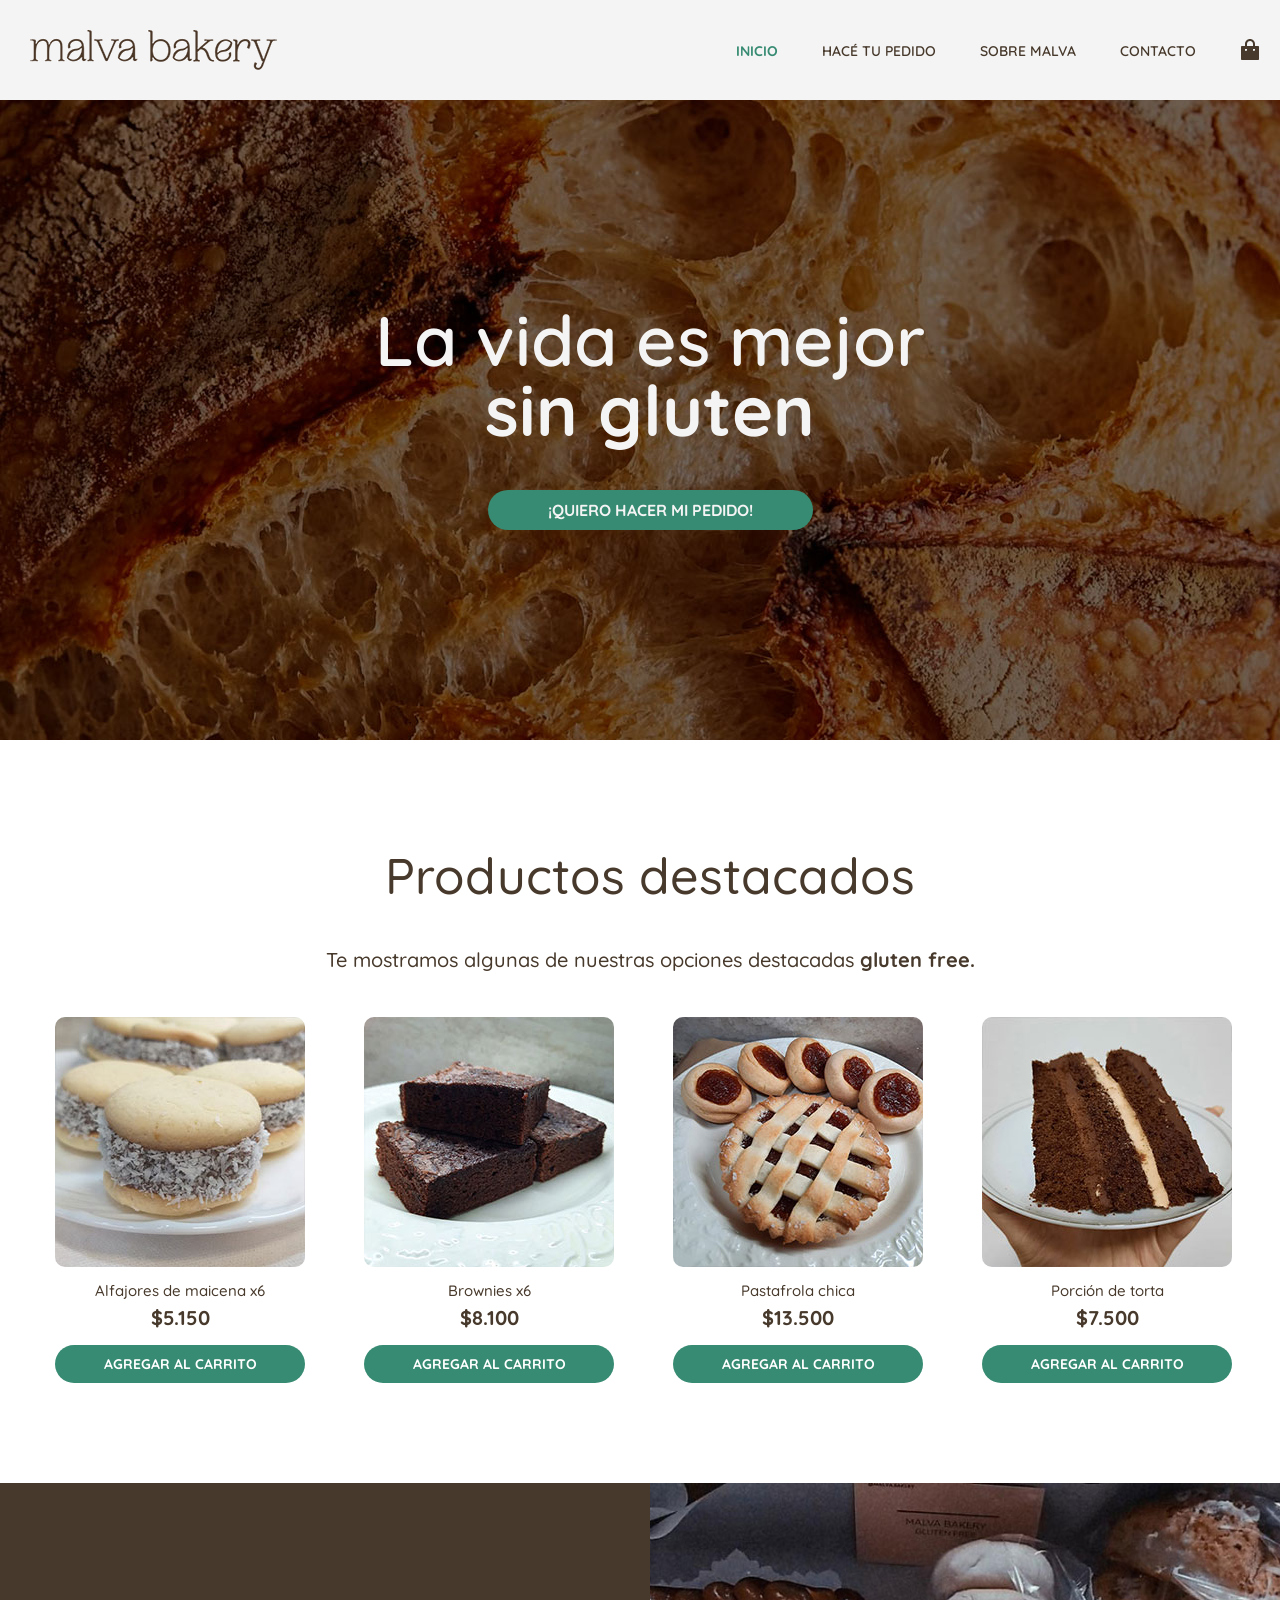
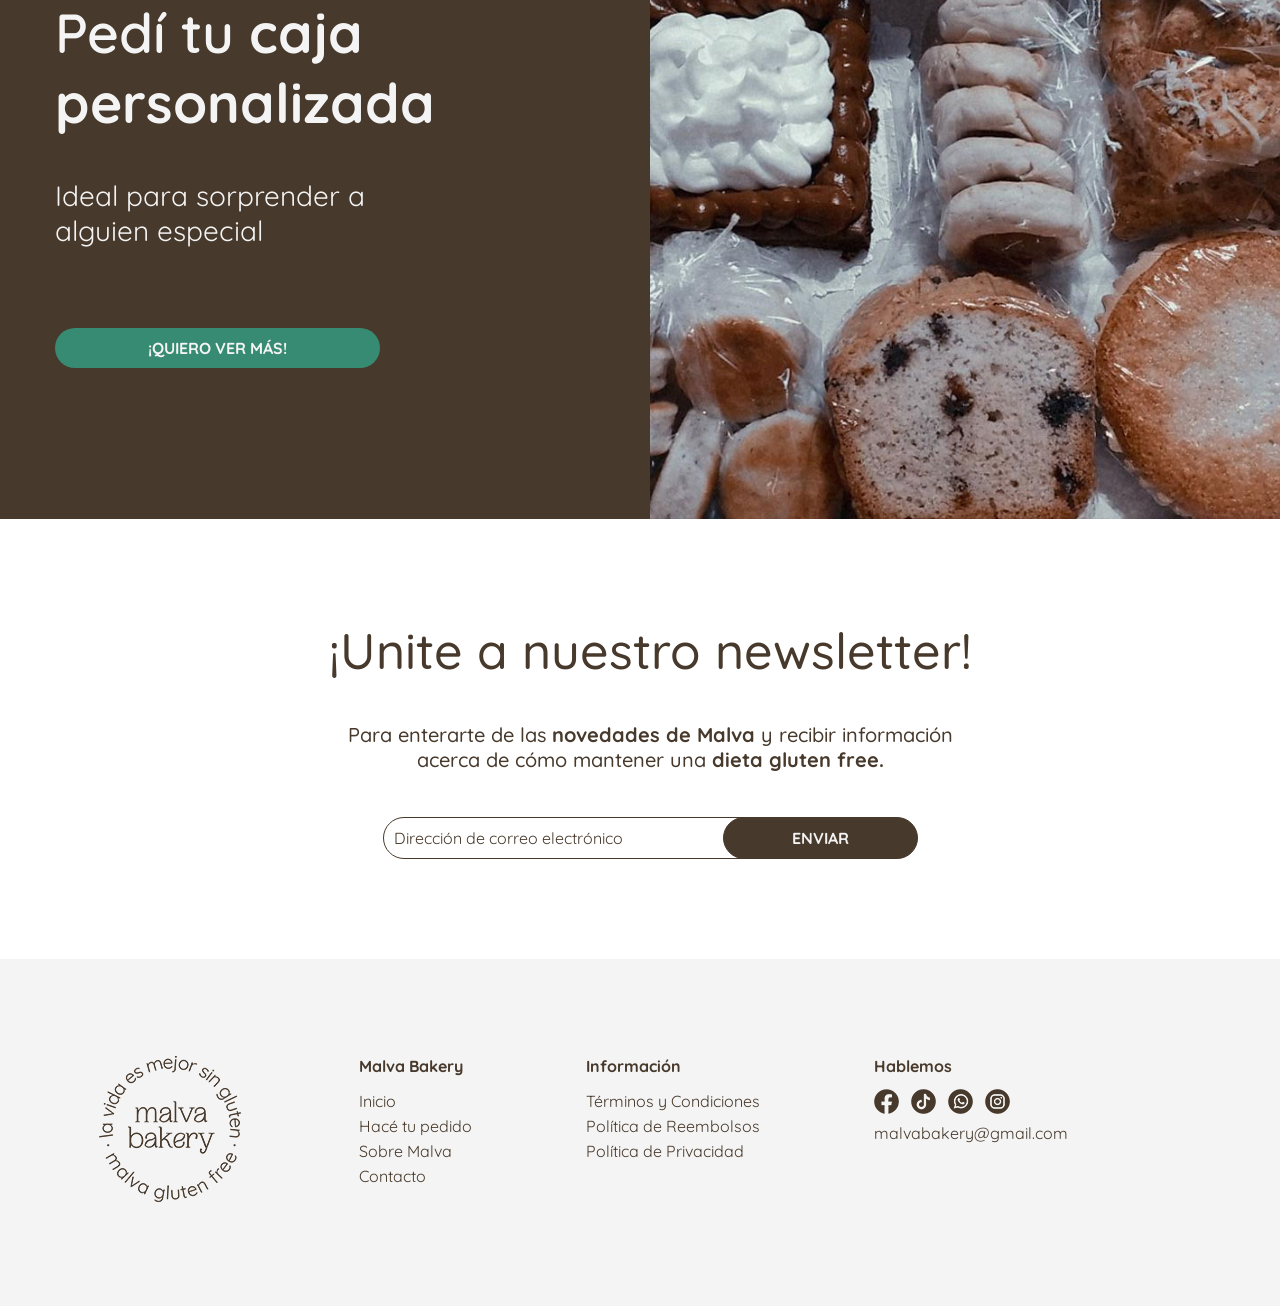
<file: index.html>
<!DOCTYPE html>
<html lang="es">

<head>
    <meta charset="UTF-8">
    <meta name="viewport" content="width=device-width, initial-scale=1.0">
    <title>Malva Bakery | Gluten Free</title>
    <link href="https://fonts.googleapis.com/css2?family=Quicksand:wght@400;500;600;700&display=swap" rel="stylesheet">
    <link rel="stylesheet" href="css/style.css">
</head>

<body>

    <div id="contenedor">

        <!-- Header -->
        <header>

            <a href="#"><!--
             --><h1 id="logo">Malva Bakery</h1><!--
         --></a>

            <!-- Botón hamburguesa (solo visible en tablet y celular) -->
            <button class="hamburguesa" id="hamburguesa">&#9776;</button>

            <nav id="nav">
                <ul>
                    <li><a href="#" class="pagina-seleccionada">INICIO</a></li>
                    <li><a href="secciones/tienda.html">HACÉ TU PEDIDO</a></li>
                    <li><a href="secciones/nosotros.html">SOBRE MALVA</a></li>
                    <li><a href="secciones/contacto.html">CONTACTO</a></li>
                </ul>
            </nav>

            <aside>
                <ul>
                    <li>
                        <a href="secciones/carrito.html" class="link-carrito">
                            <img src="imagenes/shopping-bag-fill.png" alt="Carrito">
                            <span class="contador-carrito">0</span>
                        </a>
                    </li>
                </ul>
            </aside>

        </header>


        <!-- Sección Frase+Botón+Imagen -->
        <section>
            <figure>
                <figcaption>
                    <h2>La vida es<span class="br-tablet"><br></span><span class="br-mobile"> </span> mejor <span class="br-mobile"><br></span><strong>sin gluten</strong></h2><br>
                    <a href="secciones/tienda.html">¡QUIERO HACER MI PEDIDO!</a>
                </figcaption>
                <img src="imagenes/inicio/inicio3.jpg" alt="Malva Bakery">
            </figure>
        </section>


        <!-- Sección Productos -->
        <section class="seccion-productos">
            <div class="titulo-subtitulo-productos">
                <h2>Productos destacados</h2><br>
                <p>Te mostramos algunas de nuestras opciones destacadas <strong>gluten free.</strong></p>
            </div>

            <div class="producto">
                <img src="imagenes/tienda/alfajores.jpg" alt="Alfajores de maicena x6">
                <h5>Alfajores de maicena x6</h5>
                <p>$5.150</p>
                <p class="boton" data-nombre="Alfajores de maicena x6" data-precio="5150" data-imagen="../imagenes/tienda/alfajores.jpg">AGREGAR AL CARRITO</p>
            </div>

            <div class="producto">
                <img src="imagenes/tienda/brownie.jpg" alt="Brownies x6">
                <h5>Brownies x6</h5>
                <p>$8.100</p>
                <p class="boton" data-nombre="Brownies x6" data-precio="8100" data-imagen="../imagenes/tienda/brownie.jpg">AGREGAR AL CARRITO</p>
            </div>

            <div class="producto">
                <img src="imagenes/tienda/pastafrola.jpg" alt="Pastafrola chica">
                <h5>Pastafrola chica</h5>
                <p>$13.500</p>
                <p class="boton" data-nombre="Pastafrola chica" data-precio="13500" data-imagen="../imagenes/tienda/pastafrola.jpg">AGREGAR AL CARRITO</p>
            </div>

            <div class="producto">
                <img src="imagenes/tienda/torta.jpg" alt="Porción de torta">
                <h5>Porción de torta</h5>
                <p>$7.500</p>
                <p class="boton" data-nombre="Porción de torta" data-precio="7500" data-imagen="../imagenes/tienda/torta.jpg">AGREGAR AL CARRITO</p>
            </div>
        </section>


        <!-- Sección Personalizados -->
        <section class="personalizado">
            <figure>
                <figcaption class="figcaption-personalizado">
                    <h2>Pedí tu <strong>caja personalizada</strong></h2>
                    <h3>Ideal para sorprender a alguien especial</h3>
                    <a href="secciones/tienda.html">¡QUIERO VER MÁS!</a>
                </figcaption>
                <div class="imagen-caja">
                    <img src="imagenes/inicio/caja2.jpg">
                </div>
            </figure>
        </section>


        <!-- Sección Newsletter -->
        <section class="newsletter">
            <h2>¡Unite a nuestro newsletter!</h2><br>
            <p class="subtitulo-newsletter">Para enterarte de las <strong>novedades de Malva</strong> y recibir información acerca de cómo mantener una <strong>dieta gluten free.</strong></p><br>
            <div>
                <p class="newsletter-enviar">Dirección de correo electrónico</p><p class="boton-enviar-newsletter">ENVIAR</p>
            </div>
        </section>


        <!-- Footer -->
        <footer>
            <div class="footer">
                <div>
                    <img src="imagenes/footer/malvacirculo.png.png" alt="Malva Bakery">
                </div>
                <div>
                    <ul>
                        <li class="bold">Malva Bakery</li>
                        <li><a href="#">Inicio</a></li>
                        <li><a href="secciones/tienda.html">Hacé tu pedido</a></li>
                        <li><a href="secciones/nosotros.html">Sobre Malva</a></li>
                        <li><a href="secciones/contacto.html">Contacto</a></li>
                    </ul>
                </div>
                <div>
                    <ul>
                        <li class="bold">Información</li>
                        <li>Términos y Condiciones</li>
                        <li>Política de Reembolsos</li>
                        <li>Política de Privacidad</li>
                    </ul>
                </div>
                <div>
                    <ul class="redes">
                        <li class="bold">Hablemos</li>
                        <li>
                            <a href="https://www.facebook.com/" title="Facebook"><img src="imagenes/footer/facebook.png" alt="Facebook"></a>
                            <a href="https://www.tiktok.com/" title="Tik Tok"><img src="imagenes/footer/tiktok.png" alt="Tik Tok"></a>
                            <a href="https://www.whatsapp.com/" title="Whatsapp"><img src="imagenes/footer/wpp.png" alt="Whatsapp"></a>
                            <a href="https://www.instagram.com/" title="Instagram"><img src="imagenes/footer/instagram.png" alt="Instagram"></a>
                        </li>
                        <li>malvabakery@gmail.com</li>
                    </ul>
                </div>
            </div>
        </footer>

    </div>

    <!-- JavaScript para el menú hamburguesa -->
    <script>
        const boton = document.getElementById('hamburguesa');
        const menu = document.getElementById('nav');

        boton.addEventListener('click', function() {
            menu.classList.toggle('abierto');
        });
    </script>

    <script src="js/carrito.js"></script>

</body>
</html>
</file>
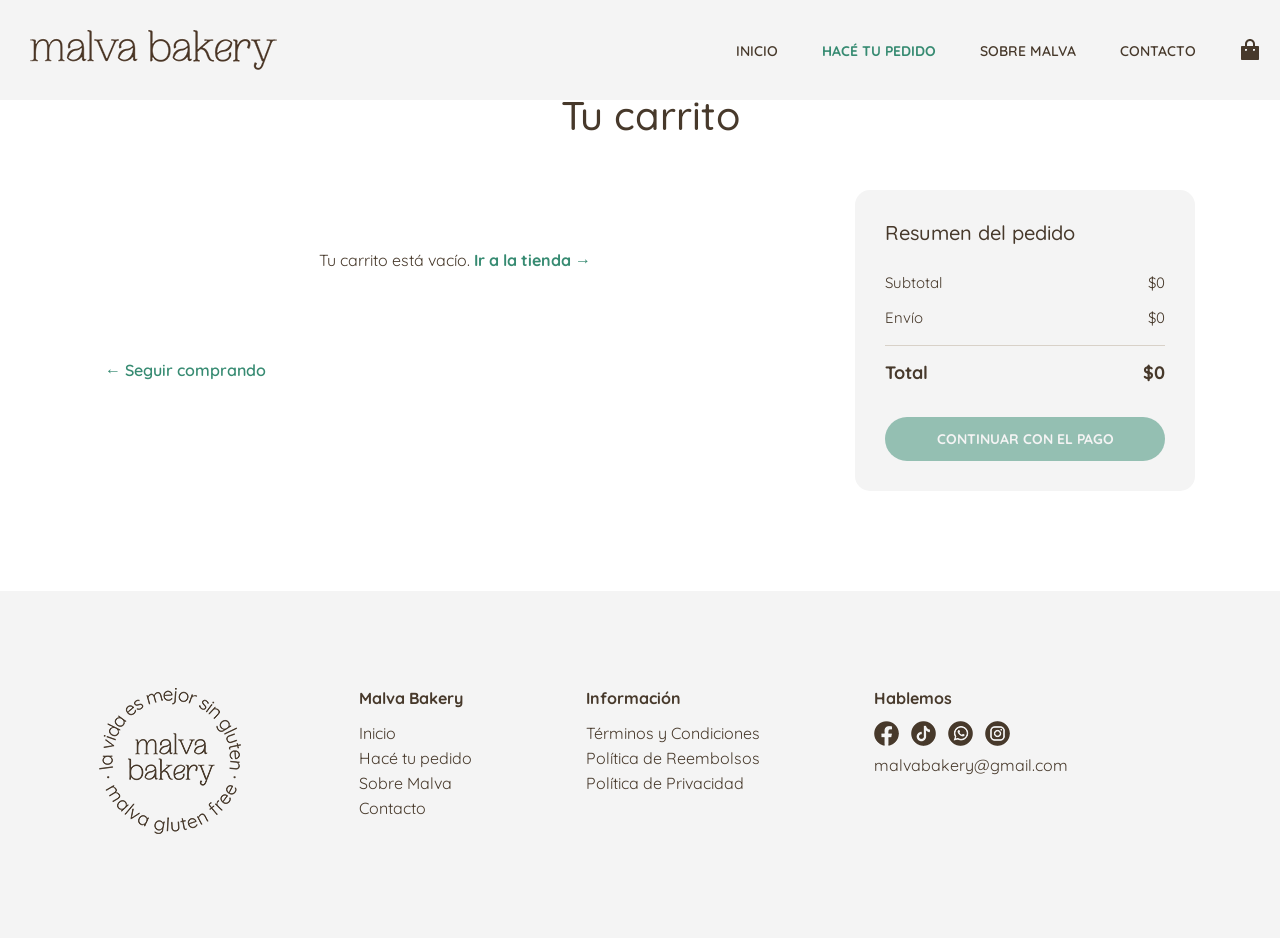
<file: secciones/carrito.html>
<!DOCTYPE html>
<html lang="es">

<head>
    <meta charset="UTF-8">
    <meta name="viewport" content="width=device-width, initial-scale=1.0">
    <title>Tu Carrito | Malva Bakery</title>
    <link href="https://fonts.googleapis.com/css2?family=Quicksand:wght@400;500;600;700&display=swap" rel="stylesheet">
    <link rel="stylesheet" href="../css/style.css">
</head>

<body>

    <div id="contenedor">

        <!-- Header -->
        <header>

            <a href="../index.html"><!--
             --><h1 id="logo">Malva Bakery</h1><!--
         --></a>

            <button class="hamburguesa" id="hamburguesa">&#9776;</button>

            <nav id="nav">
                <ul>
                    <li><a href="../index.html">INICIO</a></li>
                    <li><a href="tienda.html" class="pagina-seleccionada">HACÉ TU PEDIDO</a></li>
                    <li><a href="nosotros.html">SOBRE MALVA</a></li>
                    <li><a href="contacto.html">CONTACTO</a></li>
                </ul>
            </nav>

            <aside>
                <ul>
                    <li>
                        <a href="carrito.html" class="link-carrito">
                            <img src="../imagenes/shopping-bag-fill.png" alt="Carrito">
                            <span class="contador-carrito">0</span>
                        </a>
                    </li>
                </ul>
            </aside>

        </header>


        <!-- Sección Carrito -->
        <section class="seccion-checkout">

            <div class="titulo-checkout">
                <h2>Tu carrito</h2>
            </div>

            <div class="checkout-grid">

                <!-- Lista de productos -->
                <div class="carrito-lista">

                    <div id="carrito-lista-items"></div>

                    <a href="tienda.html" class="seguir-comprando">← Seguir comprando</a>

                </div>

                <!-- Resumen -->
                <div class="carrito-resumen">
                    <h3 class="resumen-titulo">Resumen del pedido</h3>

                    <div class="resumen-linea">
                        <p>Subtotal</p>
                        <p class="resumen-subtotal">$0</p>
                    </div>

                    <div class="resumen-linea">
                        <p>Envío</p>
                        <p class="resumen-envio">$0</p>
                    </div>

                    <div class="resumen-linea resumen-total">
                        <p>Total</p>
                        <p class="resumen-total-monto">$0</p>
                    </div>

                    <a href="pago.html" class="boton-checkout">CONTINUAR CON EL PAGO</a>
                </div>

            </div>

        </section>


        <!-- Footer -->
        <footer>
            <div class="footer">
                <div>
                    <img src="../imagenes/footer/malvacirculo.png.png" alt="Malva Bakery">
                </div>
                <div>
                    <ul>
                        <li class="bold">Malva Bakery</li>
                        <li><a href="../index.html">Inicio</a></li>
                        <li><a href="tienda.html">Hacé tu pedido</a></li>
                        <li><a href="nosotros.html">Sobre Malva</a></li>
                        <li><a href="contacto.html">Contacto</a></li>
                    </ul>
                </div>
                <div>
                    <ul>
                        <li class="bold">Información</li>
                        <li>Términos y Condiciones</li>
                        <li>Política de Reembolsos</li>
                        <li>Política de Privacidad</li>
                    </ul>
                </div>
                <div>
                    <ul class="redes">
                        <li class="bold">Hablemos</li>
                        <li>
                            <a href="https://www.facebook.com/" title="Facebook"><img src="../imagenes/footer/facebook.png" alt="Facebook"></a>
                            <a href="https://www.tiktok.com/" title="Tik Tok"><img src="../imagenes/footer/tiktok.png" alt="Tik Tok"></a>
                            <a href="https://www.whatsapp.com/" title="Whatsapp"><img src="../imagenes/footer/wpp.png" alt="Whatsapp"></a>
                            <a href="https://www.instagram.com/" title="Instagram"><img src="../imagenes/footer/instagram.png" alt="Instagram"></a>
                        </li>
                        <li>malvabakery@gmail.com</li>
                    </ul>
                </div>
            </div>
        </footer>

    </div>

    <script>
        const boton = document.getElementById('hamburguesa');
        const menu = document.getElementById('nav');

        boton.addEventListener('click', function() {
            menu.classList.toggle('abierto');
        });
    </script>

    <script src="../js/carrito.js"></script>

</body>
</html>
</file>
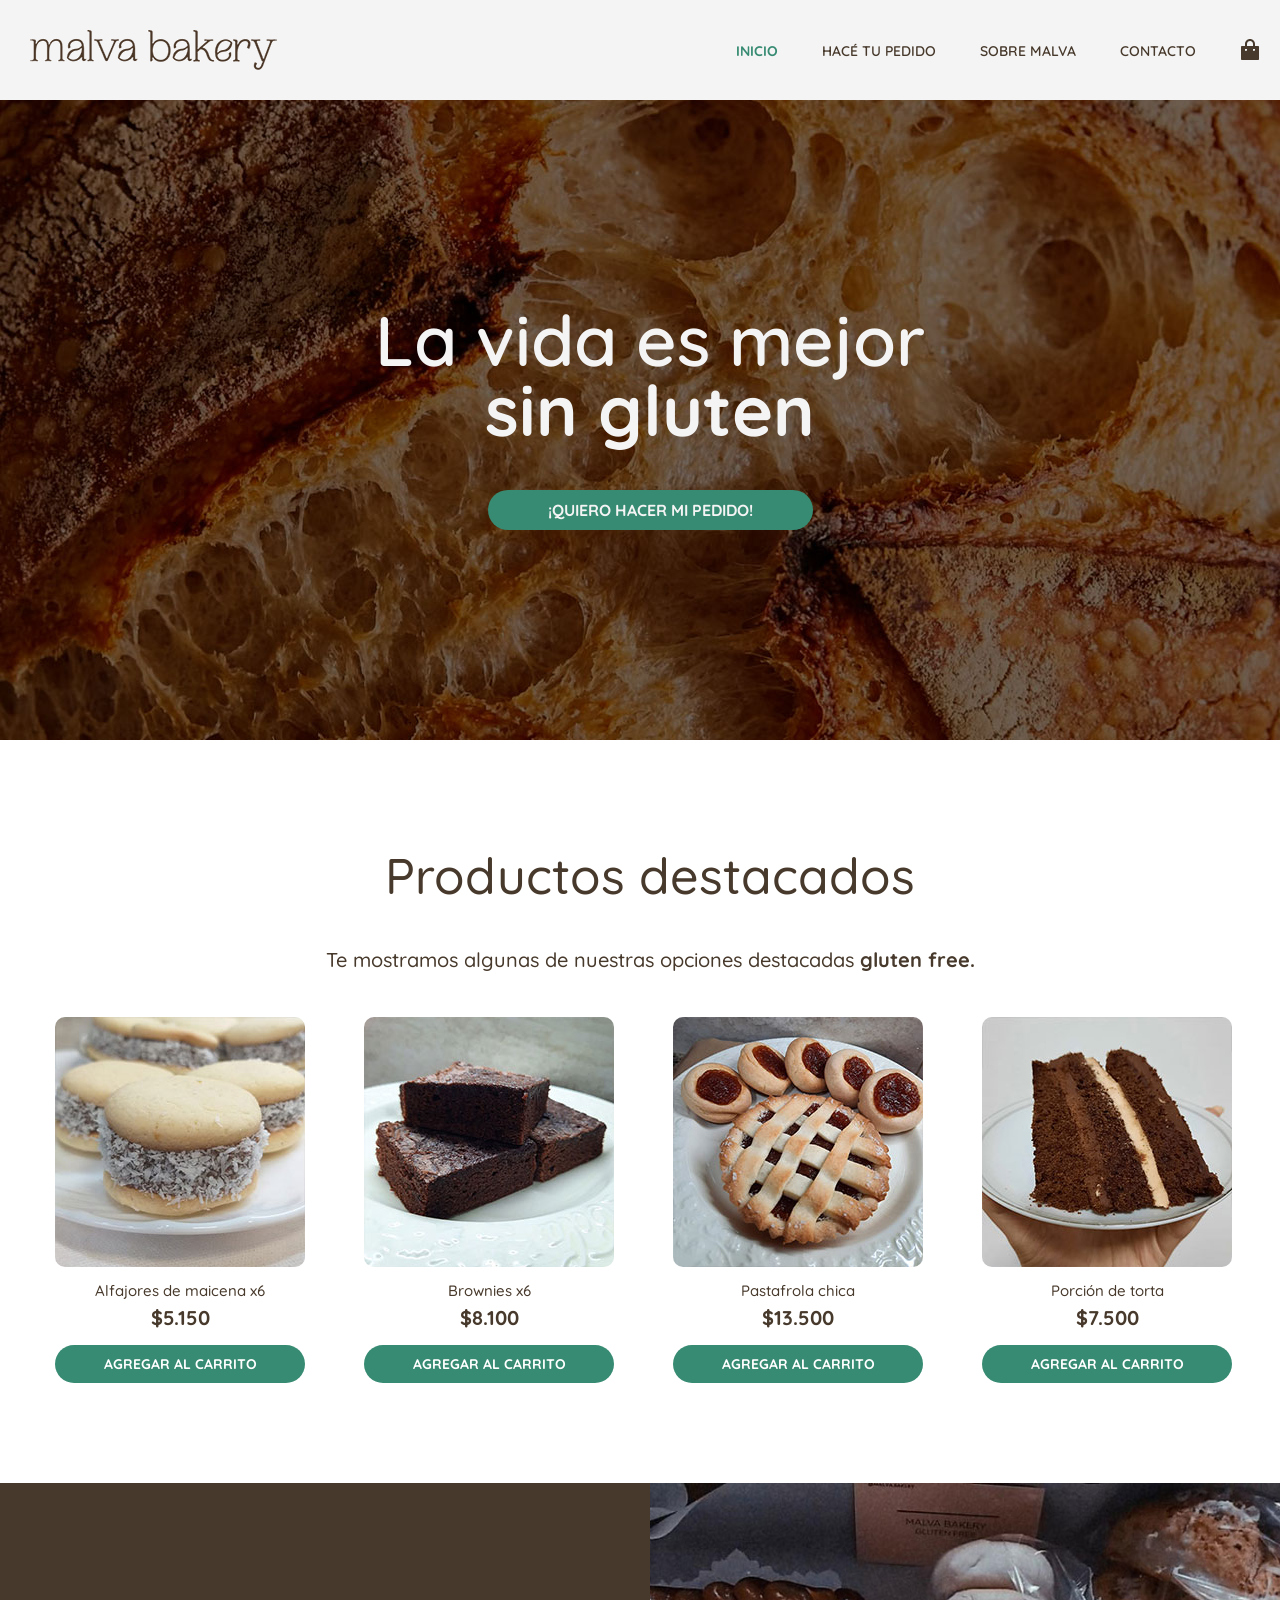
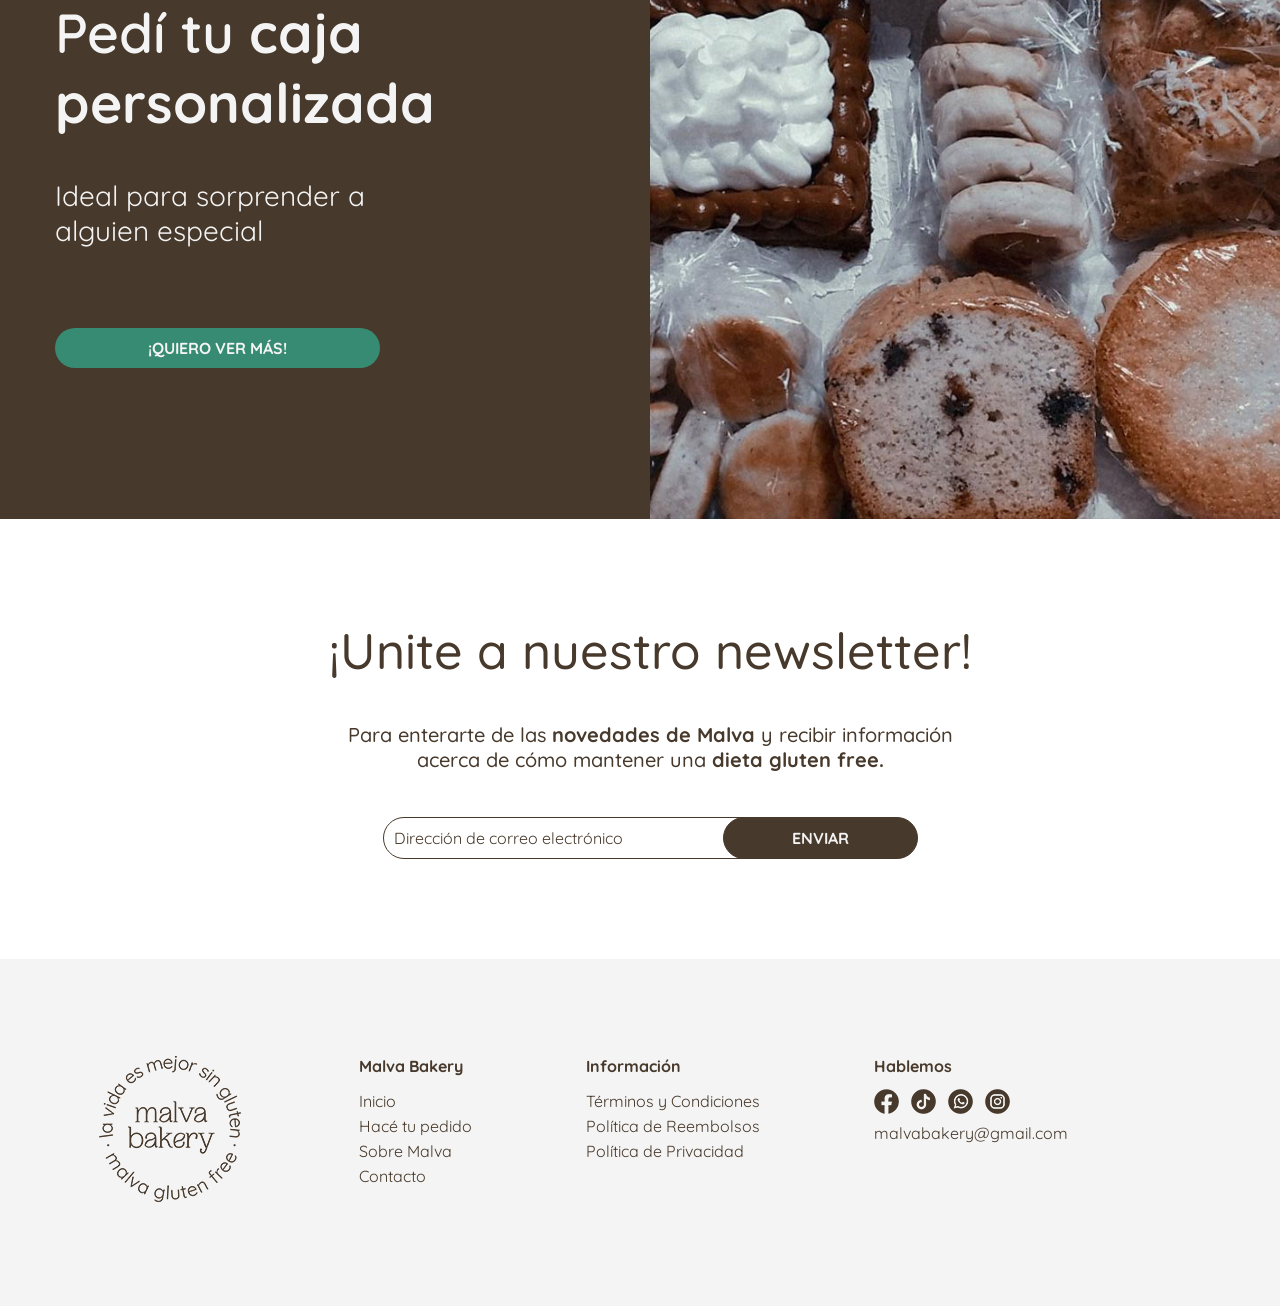
<file: secciones/confirmacion.html>
<!DOCTYPE html>
<html lang="es">

<head>
    <meta charset="UTF-8">
    <meta name="viewport" content="width=device-width, initial-scale=1.0">
    <title>Pedido confirmado | Malva Bakery</title>
    <link href="https://fonts.googleapis.com/css2?family=Quicksand:wght@400;500;600;700&display=swap" rel="stylesheet">
    <link rel="stylesheet" href="../css/style.css">
</head>

<body>

    <div id="contenedor">

        <!-- Header -->
        <header>

            <a href="../index.html"><!--
             --><h1 id="logo">Malva Bakery</h1><!--
         --></a>

            <button class="hamburguesa" id="hamburguesa">&#9776;</button>

            <nav id="nav">
                <ul>
                    <li><a href="../index.html">INICIO</a></li>
                    <li><a href="tienda.html" class="pagina-seleccionada">HACÉ TU PEDIDO</a></li>
                    <li><a href="nosotros.html">SOBRE MALVA</a></li>
                    <li><a href="contacto.html">CONTACTO</a></li>
                </ul>
            </nav>

            <aside>
                <ul>
                    <li>
                        <a href="carrito.html" class="link-carrito">
                            <img src="../imagenes/shopping-bag-fill.png" alt="Carrito">
                            <span class="contador-carrito">0</span>
                        </a>
                    </li>
                </ul>
            </aside>

        </header>


        <!-- Pasos del checkout -->
        <div class="pasos-checkout">
            <span class="paso completado">1. Carrito</span>
            <span class="paso-separador">—</span>
            <span class="paso completado">2. Pago</span>
            <span class="paso-separador">—</span>
            <span class="paso activo">3. Confirmación</span>
        </div>


        <!-- Sección Confirmación -->
        <section class="seccion-confirmacion">

            <div class="confirmacion-check">✓</div>

            <h2>¡Gracias por tu pedido!</h2>
            <p class="confirmacion-subtitulo">Tu pago fue confirmado y ya estamos preparando todo <strong>con mucho amor y sin gluten.</strong></p>

            <div class="confirmacion-detalle">

                <div class="confirmacion-numero">
                    <p>Número de pedido</p>
                    <h3>#MB-00000</h3>
                </div>

                <div class="confirmacion-resumen">

                    <div id="confirmacion-resumen-items"></div>

                    <div class="resumen-linea">
                        <p>Subtotal</p>
                        <p class="resumen-subtotal">$0</p>
                    </div>

                    <div class="resumen-linea">
                        <p>Envío</p>
                        <p class="resumen-envio">$0</p>
                    </div>

                    <div class="resumen-linea resumen-total">
                        <p>Total pagado</p>
                        <p class="resumen-total-monto">$0</p>
                    </div>

                </div>

                <p class="confirmacion-info">Vas a recibir un correo con el detalle de tu pedido y el seguimiento del envío.</p>

            </div>

            <a href="../index.html" class="boton-checkout boton-volver-inicio">VOLVER AL INICIO</a>

        </section>


        <!-- Footer -->
        <footer>
            <div class="footer">
                <div>
                    <img src="../imagenes/footer/malvacirculo.png.png" alt="Malva Bakery">
                </div>
                <div>
                    <ul>
                        <li class="bold">Malva Bakery</li>
                        <li><a href="../index.html">Inicio</a></li>
                        <li><a href="tienda.html">Hacé tu pedido</a></li>
                        <li><a href="nosotros.html">Sobre Malva</a></li>
                        <li><a href="contacto.html">Contacto</a></li>
                    </ul>
                </div>
                <div>
                    <ul>
                        <li class="bold">Información</li>
                        <li>Términos y Condiciones</li>
                        <li>Política de Reembolsos</li>
                        <li>Política de Privacidad</li>
                    </ul>
                </div>
                <div>
                    <ul class="redes">
                        <li class="bold">Hablemos</li>
                        <li>
                            <a href="https://www.facebook.com/" title="Facebook"><img src="../imagenes/footer/facebook.png" alt="Facebook"></a>
                            <a href="https://www.tiktok.com/" title="Tik Tok"><img src="../imagenes/footer/tiktok.png" alt="Tik Tok"></a>
                            <a href="https://www.whatsapp.com/" title="Whatsapp"><img src="../imagenes/footer/wpp.png" alt="Whatsapp"></a>
                            <a href="https://www.instagram.com/" title="Instagram"><img src="../imagenes/footer/instagram.png" alt="Instagram"></a>
                        </li>
                        <li>malvabakery@gmail.com</li>
                    </ul>
                </div>
            </div>
        </footer>

    </div>

    <script>
        const boton = document.getElementById('hamburguesa');
        const menu = document.getElementById('nav');

        boton.addEventListener('click', function() {
            menu.classList.toggle('abierto');
        });
    </script>

    <script src="../js/carrito.js"></script>

</body>
</html>
</file>
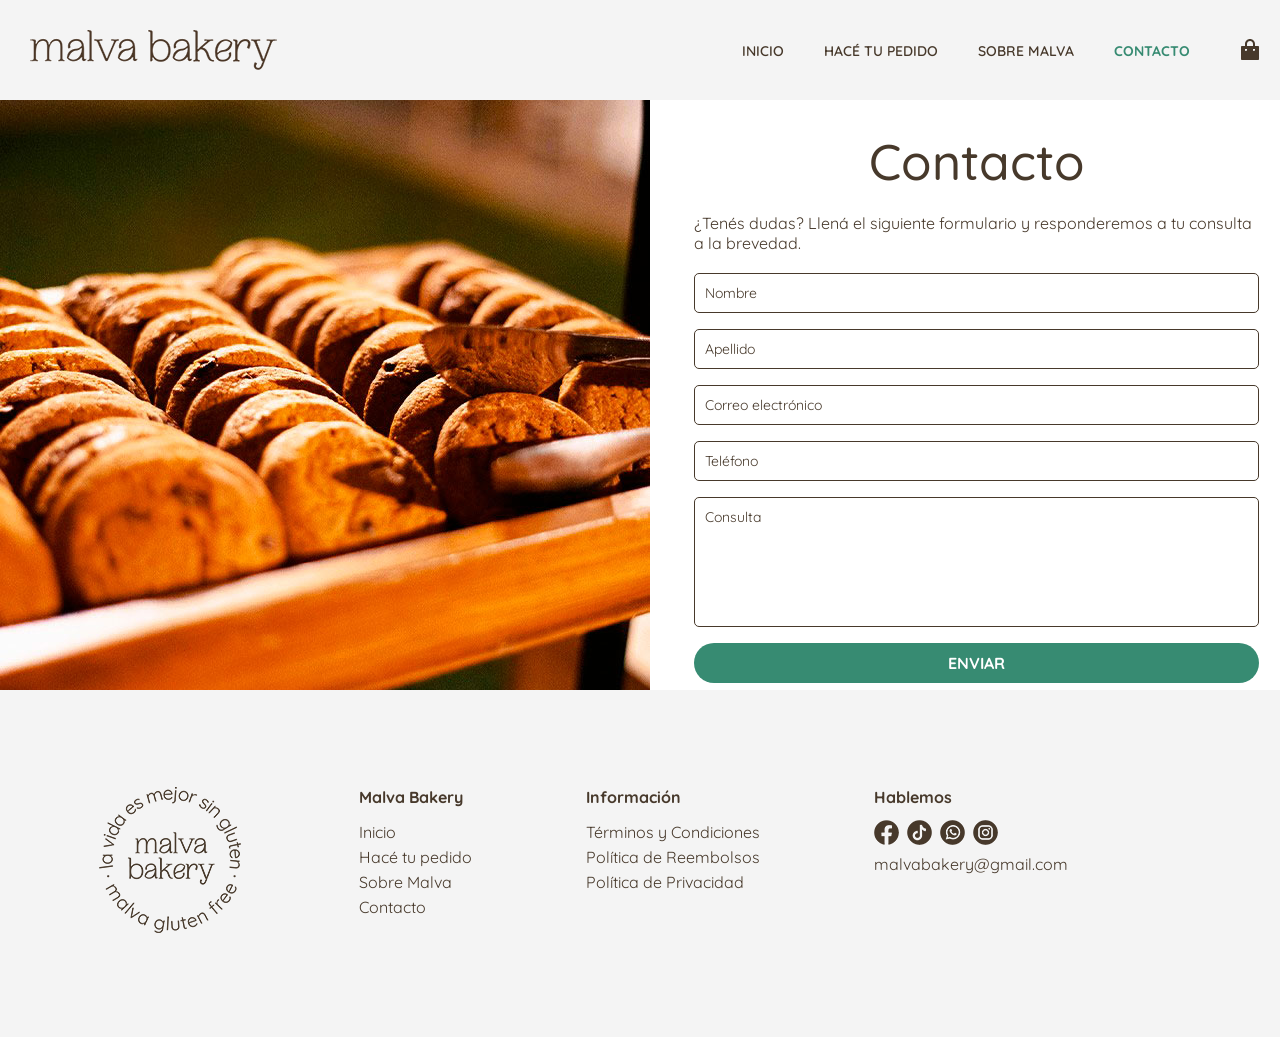
<file: secciones/contacto.html>
<!DOCTYPE html>
<html lang="es">


<head>
   
    <meta charset="UTF-8">

    <meta name="viewport" content="width=device-width, initial-scale=1.0">
   
    <title>
        Hacé tu pedido
    </title>

<link href="https://fonts.googleapis.com/css2?family=Quicksand:wght@400;500;600;700&display=swap" rel="stylesheet">
    <link rel="stylesheet" href="../css/style.css">


</head>




<body>
   
    <div id="contenedor">
        <!-- Header -->
        <header>
               
            <a href="../index.html"><!--
                 --><h1 id="logo">Malva Bakery</h1><!--
             --></a>

             <button class="hamburguesa" id="hamburguesa">&#9776;</button>
       
            <nav id="nav">
                <ul>
                    <li><a href="../index.html">INICIO</a></li><!--
                    --><li><a href="tienda.html">HACÉ TU PEDIDO</a></li><!--
                    --><li><a href="nosotros.html">SOBRE MALVA</a></li><!--
                    --><li><a href="#"  class="pagina-seleccionada">CONTACTO</a></li>
               </ul>
            </nav>


            <aside>
                <ul>
                    <li><a href="tienda.html"><img src="../imagenes/shopping-bag-fill.png" alt="Carrito"></a></li>
                </ul>
            </aside>


        </header>
       
       
        <div class="contenedor-contacto">
           
            <div class="imagen">
                <img src="../imagenes/contacto/contacto.jpg" alt="Malva Bakery">
            </div>
           
           
            <div class="formulario">
               
                    <h2>Contacto</h2><br>
   
                    <p>¿Tenés dudas? Llená el siguiente formulario y responderemos a tu consulta a la brevedad.</p><br>


                    <p class="formulario-campo">Nombre</p>
                    <p class="formulario-campo">Apellido</p>
                    <p class="formulario-campo">Correo electrónico</p>
                    <p class="formulario-campo">Teléfono</p>
                    <p class="formulario-campo-consulta">Consulta</p>


                    <p class="boton-enviar">ENVIAR</p>
            </div>


        </div>
       
       
       
       
       
       <!-- Footer -->
         <footer>
            <div class="footer">
               
                <div>
                    <img src="../imagenes/footer/malvacirculo.png.png" alt="Malva Bakery">
                </div>
               
                <div>
                    <ul>
                        <li class="bold">Malva Bakery</li>
                        <li><a href="../index.html">Inicio</a></li>
                        <li><a href="tienda.html">Hacé tu pedido</a></li>
                        <li><a href="#">Sobre Malva</a></li>
                        <li><a href="contacto.html">Contacto</a></li>
                    </ul>
                </div>
               
                <div>
                    <ul>
                        <li class="bold">Información</li>
                        <li>Términos y Condiciones</li>
                        <li>Política de Reembolsos</li>
                        <li>Política de Privacidad</li>
                    </ul>
                </div>
               
                <div>
                    <ul class="redes">
                        <li class="bold">Hablemos</li>
                        <li><a href="https://www.facebook.com/" title="Facebook"><img src="../imagenes/footer/facebook.png" alt="Facebook"><a href="https://www.tiktok.com/" title="Tik Tok"><img src="../imagenes/footer/tiktok.png" alt="Tik Tok"></a><a href="https://www.whatsapp.com/" title="Whatsapp"><img src="../imagenes/footer/wpp.png" alt="Whatsapp"></a><a href="https://www.instagram.com/" title="Instagram"><img src="../imagenes/footer/instagram.png" alt="Instagram"></a></a></li>
                        <li>malvabakery@gmail.com</li>
                    </ul>
                </div>
            </div>
        </footer>


    </div>

    <script>
    const boton = document.getElementById('hamburguesa');
    const menu = document.getElementById('nav');
    boton.addEventListener('click', function() {
        menu.classList.toggle('abierto');
    });
</script>


</body>


</html>
</file>
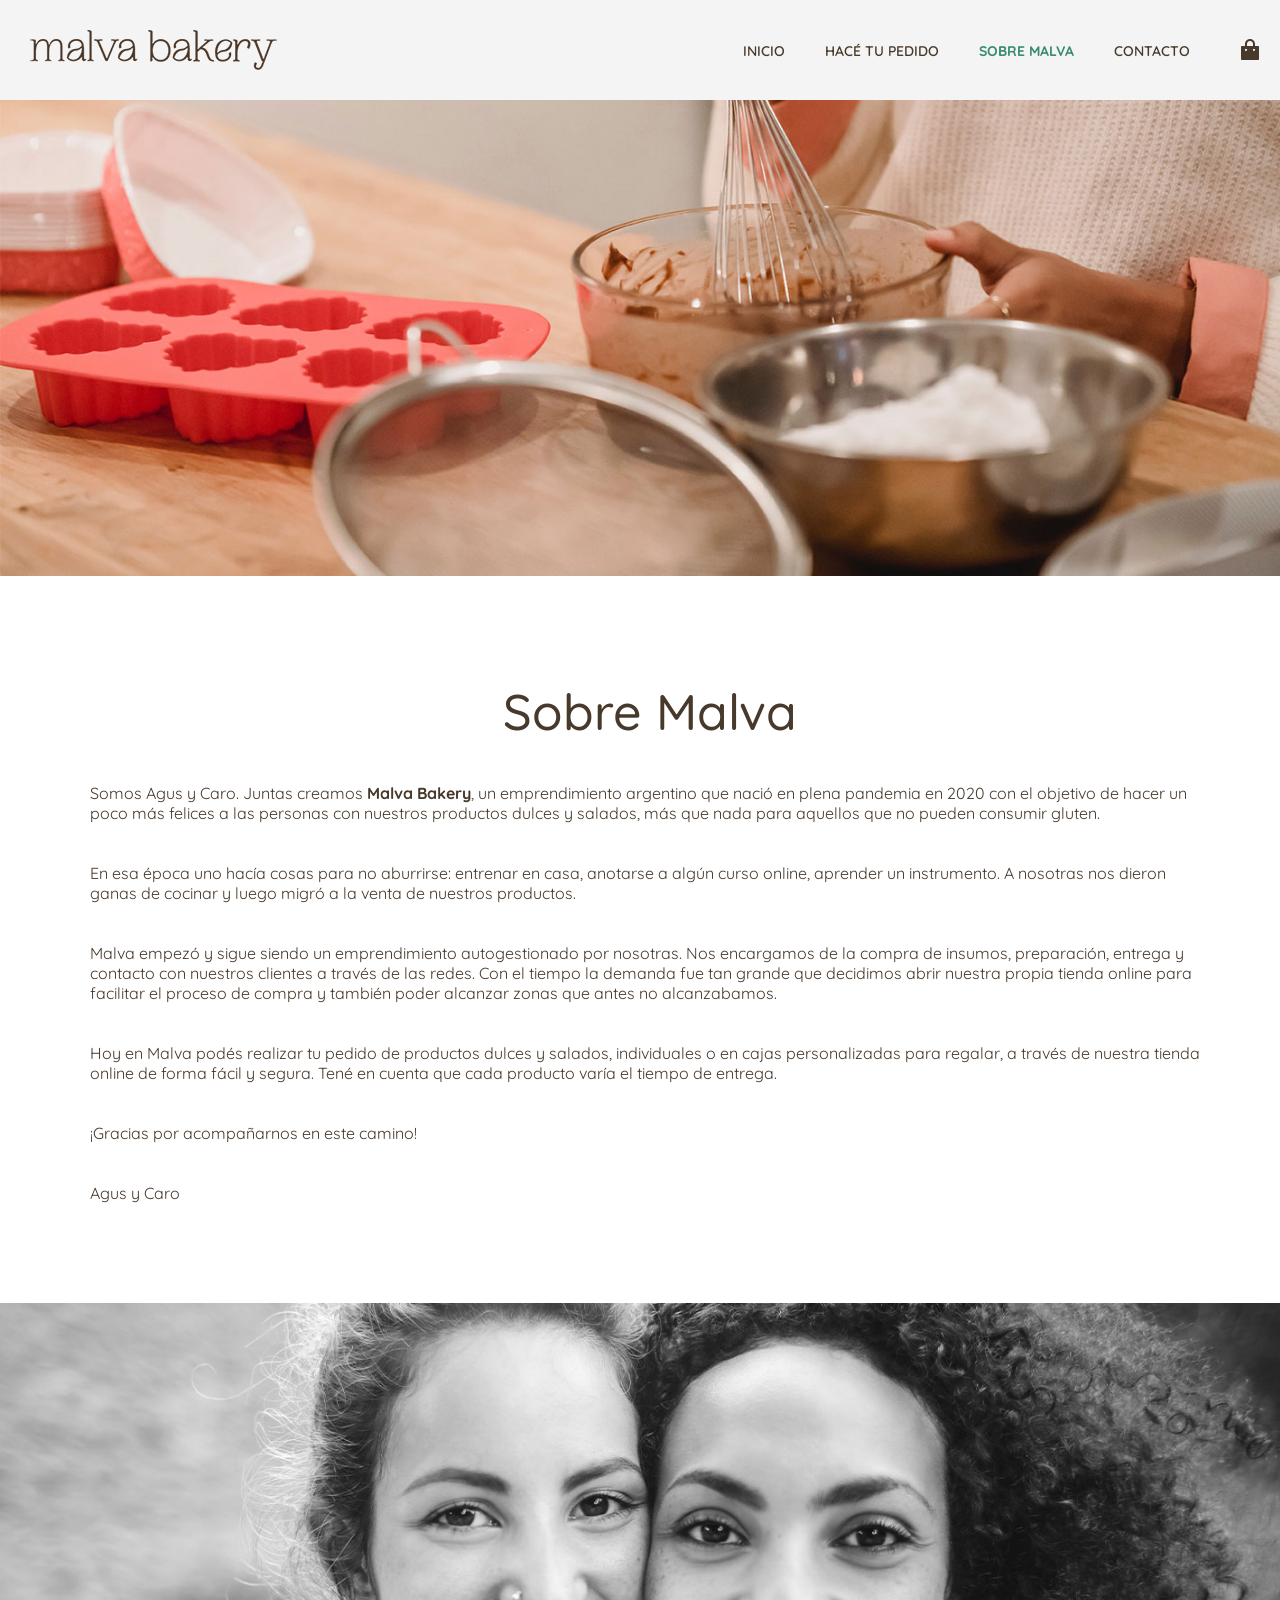
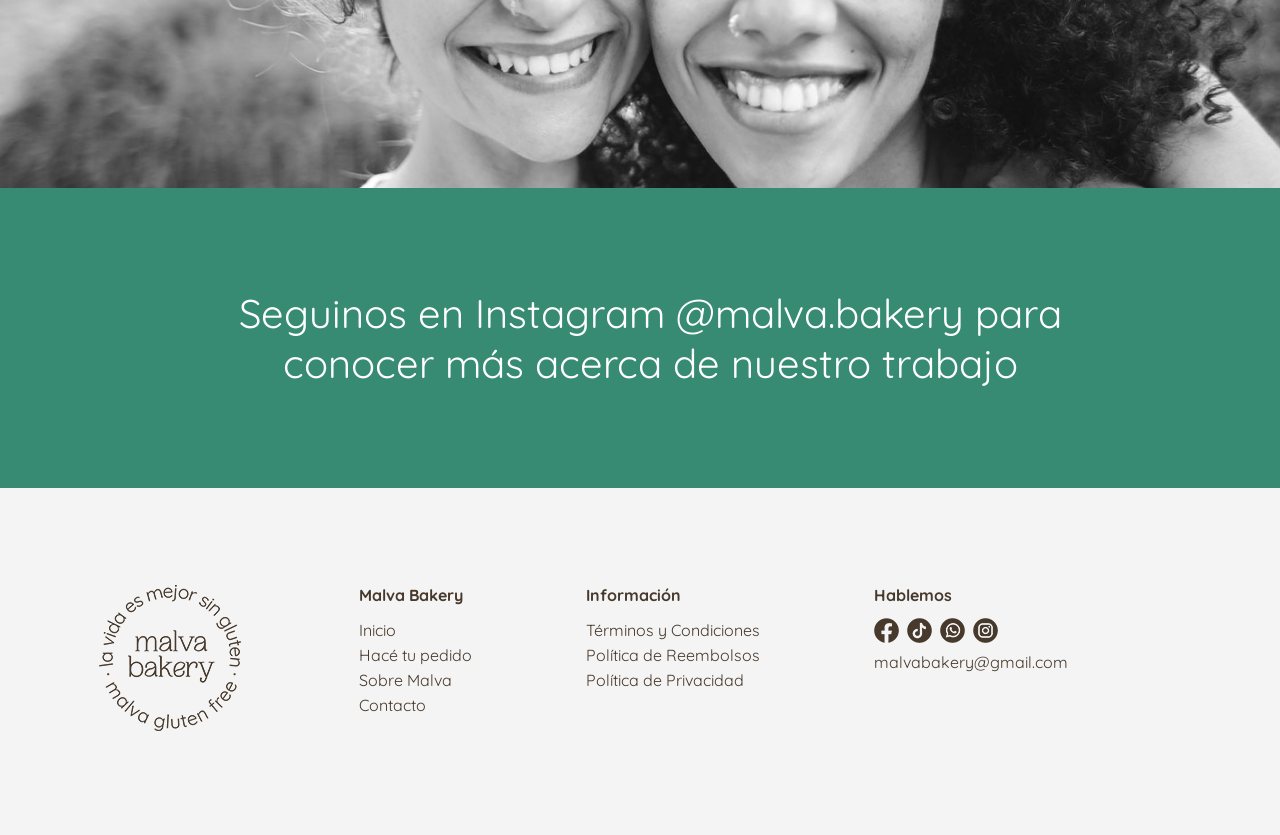
<file: secciones/nosotros.html>
<!DOCTYPE html>
<html lang="es">


<head>
   
    <meta charset="UTF-8">

    <meta name="viewport" content="width=device-width, initial-scale=1.0">
   
    <title>
        Sobre Malva
    </title>

<link href="https://fonts.googleapis.com/css2?family=Quicksand:wght@400;500;600;700&display=swap" rel="stylesheet">
    <link rel="stylesheet" href="../css/style.css">


</head>




<body>
   
    <div id="contenedor">
        <!-- Header -->
        <header>
               
            <a href="../index.html"><!--
                 --><h1 id="logo">Malva Bakery</h1><!--
             --></a>

             <button class="hamburguesa" id="hamburguesa">&#9776;</button>
       
            <nav id="nav">
                <ul>
                    <li><a href="../index.html">INICIO</a></li><!--
                    --><li><a href="tienda.html">HACÉ TU PEDIDO</a></li><!--
                    --><li><a href="#"  class="pagina-seleccionada">SOBRE MALVA</a></li><!--
                    --><li><a href="contacto.html">CONTACTO</a></li>
               </ul>
            </nav>


            <aside>
                <ul>
                    <li><a href="tienda.html"><img src="../imagenes/shopping-bag-fill.png" alt="Carrito"></a></li>
                </ul>
            </aside>


        </header>
       
       
        <!-- Sección Sobre Malva -->
       
       
            <div class="img-nosotros">
                <img src="../imagenes/nosotros/pasteleria.jpg" alt="Malva Bakery">
            </div>




            <section class="seccion-texto">
       
                <h2>Sobre Malva</h2><br>
       
                <p>Somos Agus y Caro. Juntas creamos <strong>Malva Bakery</strong>, un emprendimiento argentino que nació en plena pandemia en 2020 con el objetivo de hacer un poco más felices a las personas con nuestros productos dulces y salados, más que nada para aquellos que no pueden consumir gluten.</p><br>
                <p>En esa época uno hacía cosas para no aburrirse: entrenar en casa, anotarse a algún curso online, aprender un instrumento. A nosotras nos dieron ganas de cocinar y luego migró a la venta de nuestros productos.</p><br>
                <p>Malva empezó y sigue siendo un emprendimiento autogestionado por nosotras. Nos encargamos de la compra de insumos, preparación, entrega y contacto con nuestros clientes a través de las redes. Con el tiempo la demanda fue tan grande que decidimos abrir nuestra propia tienda online para facilitar el proceso de compra y también poder alcanzar zonas que antes no alcanzabamos.</p><br>
                <p>Hoy en Malva podés realizar tu pedido de productos dulces y salados, individuales o en cajas personalizadas para regalar, a través de nuestra tienda online de forma fácil y segura. Tené en cuenta que cada producto varía el tiempo de entrega.</p><br>
                <p>¡Gracias por acompañarnos en este camino!</p><br>
                <p>Agus y Caro</p>
       
            </section>
       
       
            <div class="imagen">
                <img src="../imagenes/nosotros/nosotras.jpg" alt="Agus y Caro">
            </div>
       
       
            <!-- Sección Seguinos en Instagram -->
            <section class="seguinos">
       
                <p>Seguinos en Instagram <a href="https://www.instagram.com/">@malva.bakery</a> para conocer más acerca de nuestro trabajo</p>
       
            </section>
       
           
         <!-- Footer -->
         <footer>
            <div class="footer">
               
                <div>
                    <img src="../imagenes/footer/malvacirculo.png.png" alt="Malva Bakery">
                </div>
               
                <div>
                    <ul>
                        <li class="bold">Malva Bakery</li>
                        <li><a href="../index.html">Inicio</a></li>
                        <li><a href="tienda.html">Hacé tu pedido</a></li>
                        <li><a href="#">Sobre Malva</a></li>
                        <li><a href="contacto.html">Contacto</a></li>
                    </ul>
                </div>
               
                <div>
                    <ul>
                        <li class="bold">Información</li>
                        <li>Términos y Condiciones</li>
                        <li>Política de Reembolsos</li>
                        <li>Política de Privacidad</li>
                    </ul>
                </div>
               
                <div>
                    <ul class="redes">
                        <li class="bold">Hablemos</li>
                        <li><a href="https://www.facebook.com/" title="Facebook"><img src="../imagenes/footer/facebook.png" alt="Facebook"><a href="https://www.tiktok.com/" title="Tik Tok"><img src="../imagenes/footer/tiktok.png" alt="Tik Tok"></a><a href="https://www.whatsapp.com/" title="Whatsapp"><img src="../imagenes/footer/wpp.png" alt="Whatsapp"></a><a href="https://www.instagram.com/" title="Instagram"><img src="../imagenes/footer/instagram.png" alt="Instagram"></a></a></li>
                        <li>malvabakery@gmail.com</li>
                    </ul>
                </div>
            </div>
        </footer>


    </div>

    <script>
    const boton = document.getElementById('hamburguesa');
    const menu = document.getElementById('nav');
    boton.addEventListener('click', function() {
        menu.classList.toggle('abierto');
    });
</script>


</body>


</html>
</file>
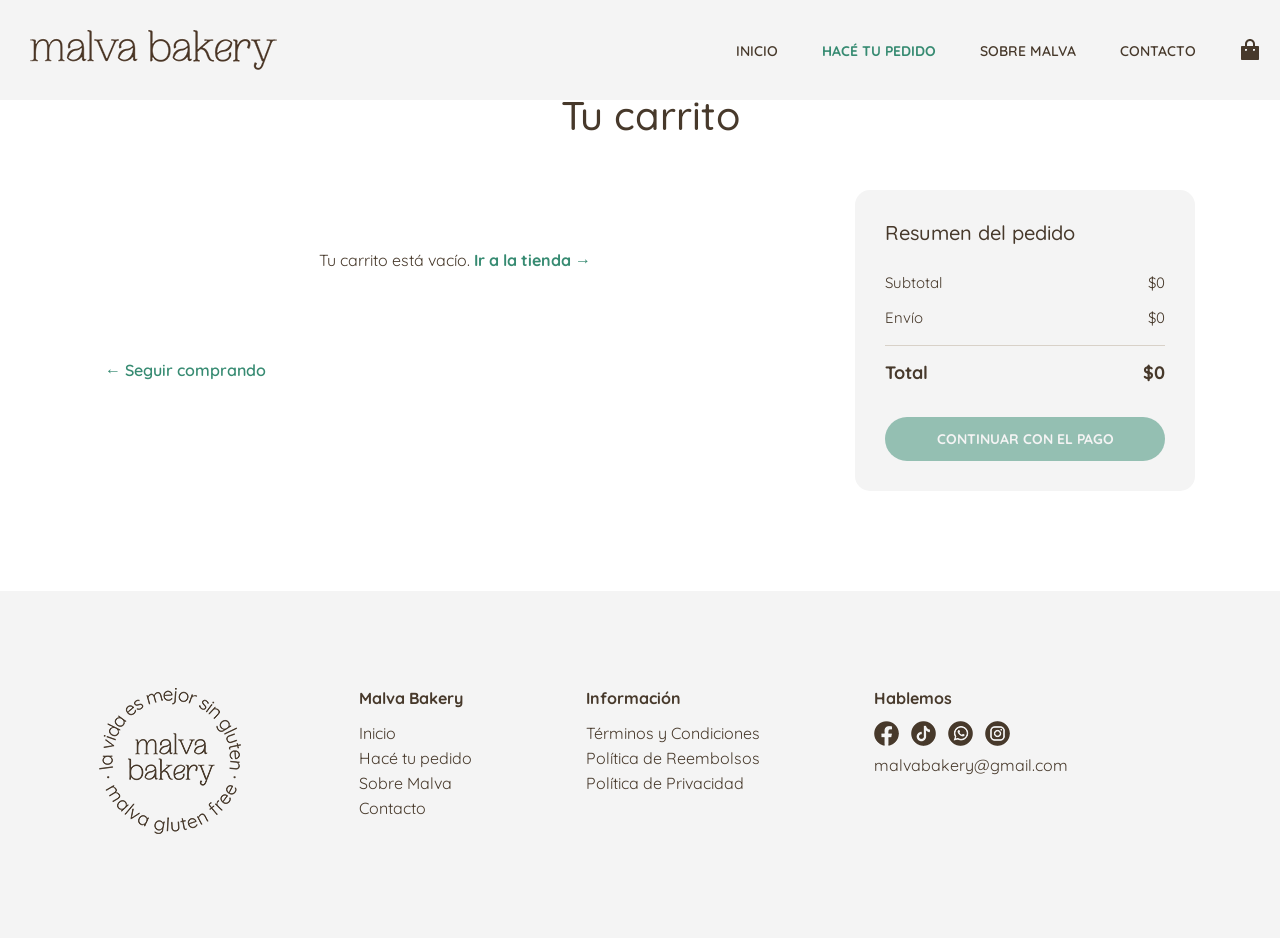
<file: secciones/pago.html>
<!DOCTYPE html>
<html lang="es">

<head>
    <meta charset="UTF-8">
    <meta name="viewport" content="width=device-width, initial-scale=1.0">
    <title>Pagar tu pedido | Malva Bakery</title>
    <link href="https://fonts.googleapis.com/css2?family=Quicksand:wght@400;500;600;700&display=swap" rel="stylesheet">
    <link rel="stylesheet" href="../css/style.css">
</head>

<body>

    <div id="contenedor">

        <!-- Header -->
        <header>

            <a href="../index.html"><!--
             --><h1 id="logo">Malva Bakery</h1><!--
         --></a>

            <button class="hamburguesa" id="hamburguesa">&#9776;</button>

            <nav id="nav">
                <ul>
                    <li><a href="../index.html">INICIO</a></li>
                    <li><a href="tienda.html" class="pagina-seleccionada">HACÉ TU PEDIDO</a></li>
                    <li><a href="nosotros.html">SOBRE MALVA</a></li>
                    <li><a href="contacto.html">CONTACTO</a></li>
                </ul>
            </nav>

            <aside>
                <ul>
                    <li>
                        <a href="carrito.html" class="link-carrito">
                            <img src="../imagenes/shopping-bag-fill.png" alt="Carrito">
                            <span class="contador-carrito">0</span>
                        </a>
                    </li>
                </ul>
            </aside>

        </header>


        <!-- Pasos del checkout -->
        <div class="pasos-checkout">
            <span class="paso completado">1. Carrito</span>
            <span class="paso-separador">—</span>
            <span class="paso activo">2. Pago</span>
            <span class="paso-separador">—</span>
            <span class="paso">3. Confirmación</span>
        </div>


        <!-- Sección Pago -->
        <section class="seccion-checkout">

            <div class="titulo-checkout">
                <h2>Datos de pago</h2>
            </div>

            <div class="checkout-grid">

                <!-- Formulario -->
                <div class="pago-formulario">

                    <h3 class="form-subtitulo">Datos de envío</h3>

                    <input type="text" placeholder="Nombre completo" class="formulario-campo">
                    <input type="text" placeholder="Dirección de entrega" class="formulario-campo">

                    <div class="formulario-fila">
                        <input type="text" placeholder="Ciudad" class="formulario-campo">
                        <input type="text" placeholder="Código postal" class="formulario-campo">
                    </div>

                    <input type="tel" placeholder="Teléfono de contacto" class="formulario-campo">

                    <h3 class="form-subtitulo">Datos de la tarjeta</h3>

                    <input type="text" placeholder="Número de tarjeta" class="formulario-campo">
                    <input type="text" placeholder="Nombre y apellido del titular" class="formulario-campo">

                    <div class="formulario-fila">
                        <input type="text" placeholder="Vencimiento (MM/AA)" class="formulario-campo">
                        <input type="text" placeholder="CVV" class="formulario-campo">
                    </div>

                    <input type="text" placeholder="DNI del titular" class="formulario-campo">

                </div>

                <!-- Resumen -->
                <div class="carrito-resumen">
                    <h3 class="resumen-titulo">Resumen del pedido</h3>

                    <div id="resumen-pago-items"></div>

                    <div class="resumen-linea">
                        <p>Subtotal</p>
                        <p class="resumen-subtotal">$0</p>
                    </div>

                    <div class="resumen-linea">
                        <p>Envío</p>
                        <p class="resumen-envio">$0</p>
                    </div>

                    <div class="resumen-linea resumen-total">
                        <p>Total</p>
                        <p class="resumen-total-monto">$0</p>
                    </div>

                    <a href="confirmacion.html" id="boton-confirmar-pago" class="boton-checkout">CONFIRMAR Y PAGAR</a>
                    <a href="carrito.html" class="volver-carrito">← Volver al carrito</a>
                </div>

            </div>

        </section>


        <!-- Footer -->
        <footer>
            <div class="footer">
                <div>
                    <img src="../imagenes/footer/malvacirculo.png.png" alt="Malva Bakery">
                </div>
                <div>
                    <ul>
                        <li class="bold">Malva Bakery</li>
                        <li><a href="../index.html">Inicio</a></li>
                        <li><a href="tienda.html">Hacé tu pedido</a></li>
                        <li><a href="nosotros.html">Sobre Malva</a></li>
                        <li><a href="contacto.html">Contacto</a></li>
                    </ul>
                </div>
                <div>
                    <ul>
                        <li class="bold">Información</li>
                        <li>Términos y Condiciones</li>
                        <li>Política de Reembolsos</li>
                        <li>Política de Privacidad</li>
                    </ul>
                </div>
                <div>
                    <ul class="redes">
                        <li class="bold">Hablemos</li>
                        <li>
                            <a href="https://www.facebook.com/" title="Facebook"><img src="../imagenes/footer/facebook.png" alt="Facebook"></a>
                            <a href="https://www.tiktok.com/" title="Tik Tok"><img src="../imagenes/footer/tiktok.png" alt="Tik Tok"></a>
                            <a href="https://www.whatsapp.com/" title="Whatsapp"><img src="../imagenes/footer/wpp.png" alt="Whatsapp"></a>
                            <a href="https://www.instagram.com/" title="Instagram"><img src="../imagenes/footer/instagram.png" alt="Instagram"></a>
                        </li>
                        <li>malvabakery@gmail.com</li>
                    </ul>
                </div>
            </div>
        </footer>

    </div>

    <script>
        const boton = document.getElementById('hamburguesa');
        const menu = document.getElementById('nav');

        boton.addEventListener('click', function() {
            menu.classList.toggle('abierto');
        });
    </script>

    <script src="../js/carrito.js"></script>

</body>
</html>
</file>
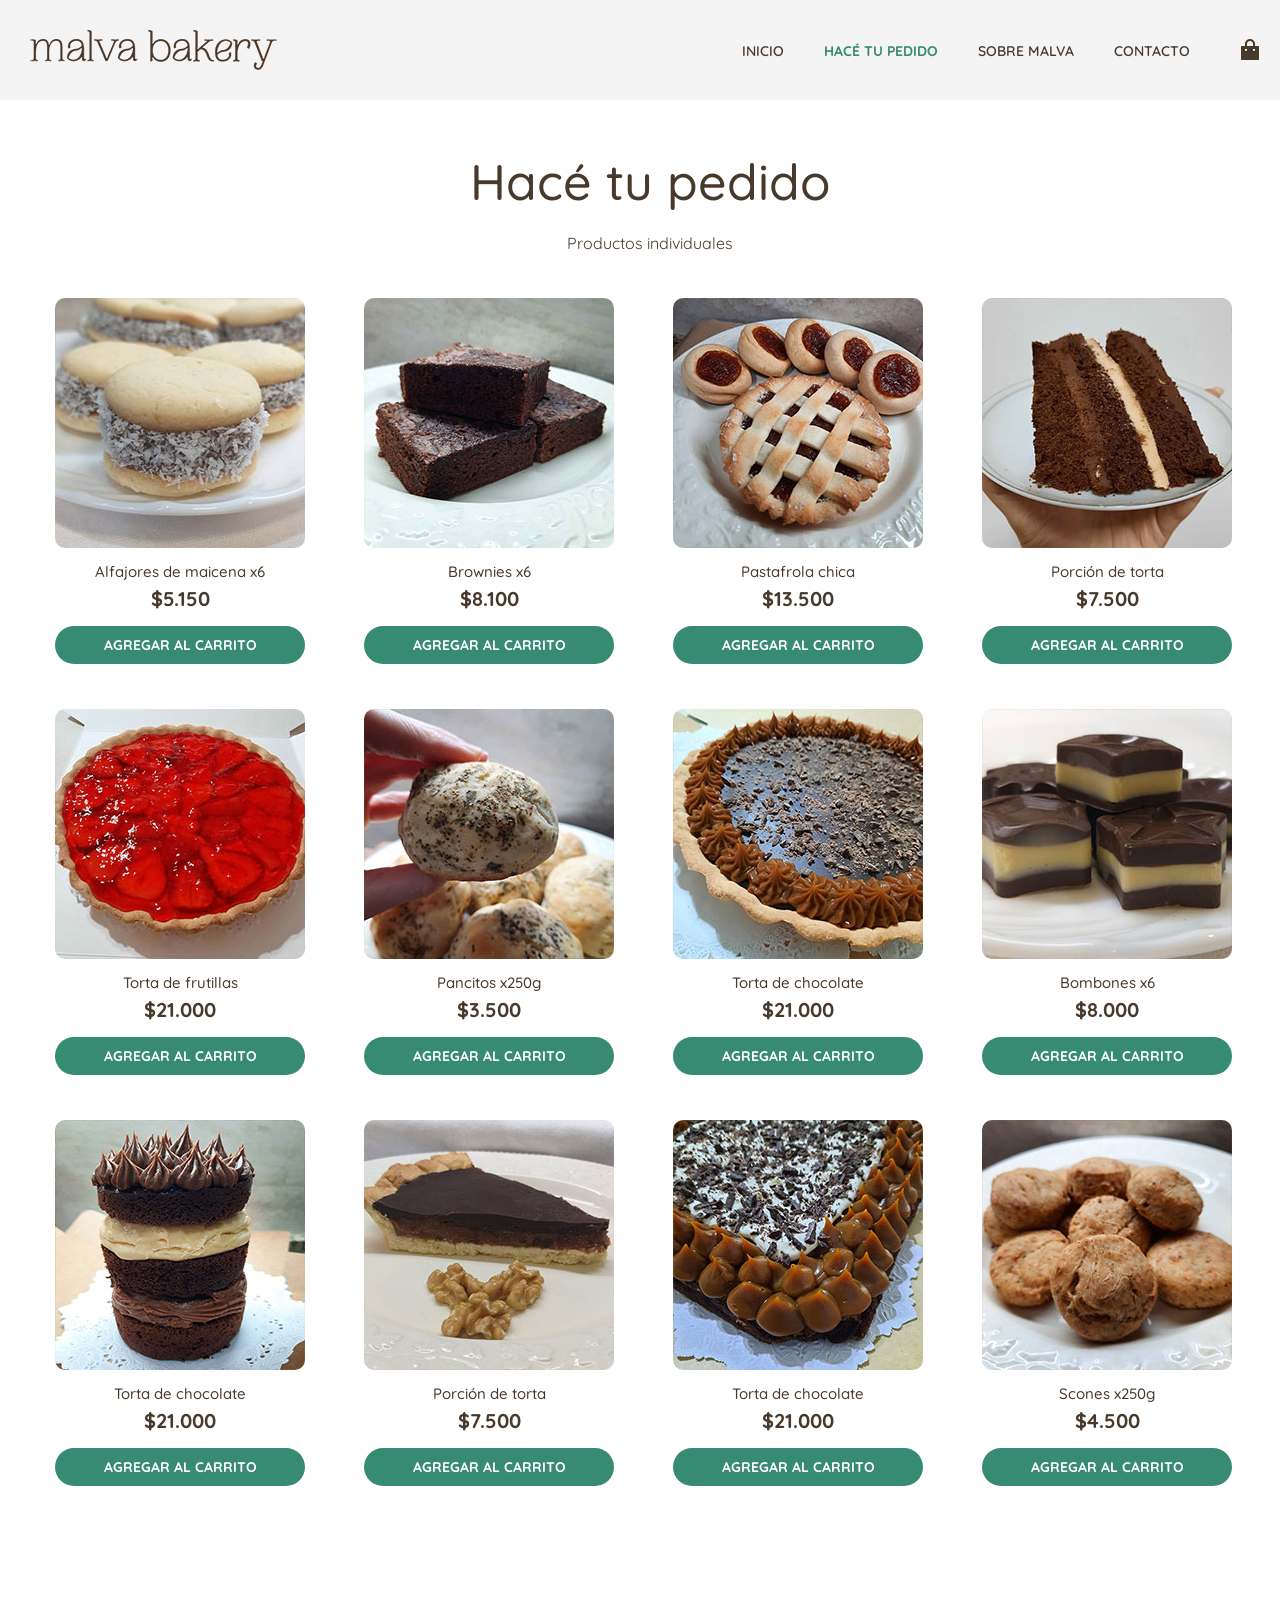
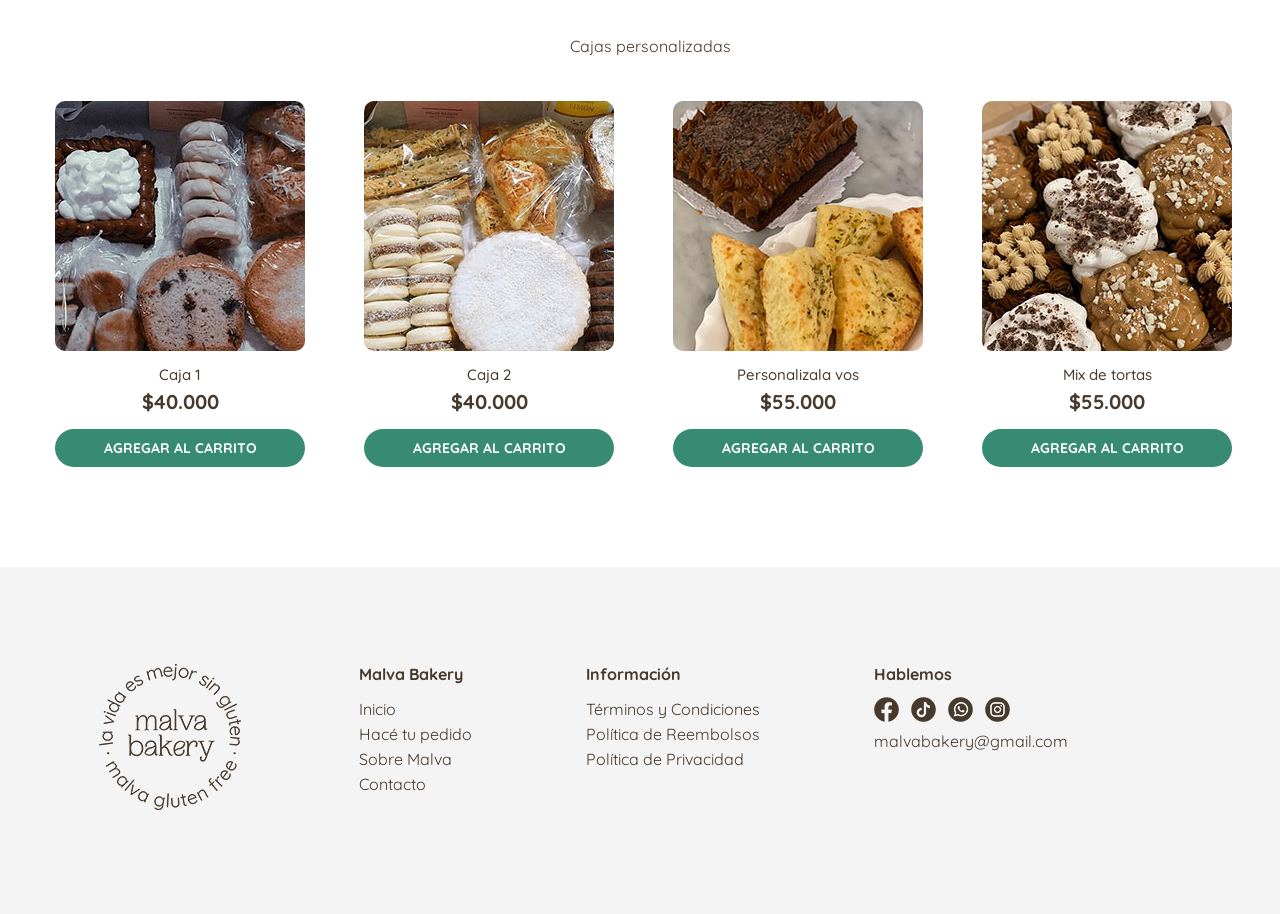
<file: secciones/tienda.html>
<!DOCTYPE html>
<html lang="es">

<head>

    <meta charset="UTF-8">
    <meta name="viewport" content="width=device-width, initial-scale=1.0">

    <title>Hacé tu pedido</title>
    <link href="https://fonts.googleapis.com/css2?family=Quicksand:wght@400;500;600;700&display=swap" rel="stylesheet">

    <link rel="stylesheet" href="../css/style.css">

</head>


<body>

    <div id="contenedor">
        <!-- Header -->
        <header>

            <a href="../index.html"><!--
                 --><h1 id="logo">Malva Bakery</h1><!--
             --></a>

            <button class="hamburguesa" id="hamburguesa">&#9776;</button>

            <nav id="nav">
                <ul>
                    <li><a href="../index.html">INICIO</a></li><!--
                     --><li><a href="#" class="pagina-seleccionada">HACÉ TU PEDIDO</a></li><!--
                     --><li><a href="nosotros.html">SOBRE MALVA</a></li><!--
                     --><li><a href="contacto.html">CONTACTO</a></li>
                </ul>
            </nav>

            <aside>
                <ul>
                    <li>
                        <a href="carrito.html" class="link-carrito">
                            <img src="../imagenes/shopping-bag-fill.png" alt="Carrito">
                            <span class="contador-carrito">0</span>
                        </a>
                    </li>
                </ul>
            </aside>

        </header>



        <!-- Sección Productos Individuales -->
        <section class="seccion-tienda">

            <div class="titulo-subtitulo-tienda">
                <h2>Hacé tu pedido</h2><br>
                <p>Productos individuales</p>
            </div>


            <div class="producto">
                <img src="../imagenes/tienda/alfajores.jpg" alt="Alfajores de maicena x6">
                <h5>Alfajores de maicena x6</h5>
                <p class="precio">$5.150</p>
                <p class="boton" data-nombre="Alfajores de maicena x6" data-precio="5150" data-imagen="../imagenes/tienda/alfajores.jpg">AGREGAR AL CARRITO</p>
            </div>


            <div class="producto">
                <img src="../imagenes/tienda/brownie.jpg" alt="Brownies x6">
                <h5>Brownies x6</h5>
                <p class="precio">$8.100</p>
                <p class="boton" data-nombre="Brownies x6" data-precio="8100" data-imagen="../imagenes/tienda/brownie.jpg">AGREGAR AL CARRITO</p>
            </div>

            <div class="producto">
                <img src="../imagenes/tienda/pastafrola.jpg" alt="Pastafrola chica">
                <h5>Pastafrola chica</h5>
                <p class="precio">$13.500</p>
                <p class="boton" data-nombre="Pastafrola chica" data-precio="13500" data-imagen="../imagenes/tienda/pastafrola.jpg">AGREGAR AL CARRITO</p>
            </div>

            <div class="producto">
                <img src="../imagenes/tienda/torta.jpg" alt="Porción de torta">
                <h5>Porción de torta</h5>
                <p class="precio">$7.500</p>
                <p class="boton" data-nombre="Porción de torta" data-precio="7500" data-imagen="../imagenes/tienda/torta.jpg">AGREGAR AL CARRITO</p>
            </div>


            <div class="producto">
                <img src="../imagenes/tienda/frutillas.jpg" alt="Torta de frutillas">
                <h5>Torta de frutillas</h5>
                <p class="precio">$21.000</p>
                <p class="boton" data-nombre="Torta de frutillas" data-precio="21000" data-imagen="../imagenes/tienda/frutillas.jpg">AGREGAR AL CARRITO</p>
            </div>


            <div class="producto">
                <img src="../imagenes/tienda/pancitos.jpg" alt="Pancitos x250g">
                <h5>Pancitos x250g</h5>
                <p class="precio">$3.500</p>
                <p class="boton" data-nombre="Pancitos x250g" data-precio="3500" data-imagen="../imagenes/tienda/pancitos.jpg">AGREGAR AL CARRITO</p>
            </div>

            <div class="producto">
                <img src="../imagenes/tienda/torta4.jpg" alt="Torta de chocolate">
                <h5>Torta de chocolate</h5>
                <p class="precio">$21.000</p>
                <p class="boton" data-nombre="Torta de chocolate (4)" data-precio="21000" data-imagen="../imagenes/tienda/torta4.jpg">AGREGAR AL CARRITO</p>
            </div>

            <div class="producto">
                <img src="../imagenes/tienda/chocolates.jpg" alt="Bombones x6">
                <h5>Bombones x6</h5>
                <p class="precio">$8.000</p>
                <p class="boton" data-nombre="Bombones x6" data-precio="8000" data-imagen="../imagenes/tienda/chocolates.jpg">AGREGAR AL CARRITO</p>
            </div>


            <div class="producto">
                <img src="../imagenes/tienda/torta3.jpg" alt="Torta de chocolate">
                <h5>Torta de chocolate</h5>
                <p class="precio">$21.000</p>
                <p class="boton" data-nombre="Torta de chocolate (3)" data-precio="21000" data-imagen="../imagenes/tienda/torta3.jpg">AGREGAR AL CARRITO</p>
            </div>


            <div class="producto">
                <img src="../imagenes/tienda/torta1.jpg" alt="Porción de torta">
                <h5>Porción de torta</h5>
                <p class="precio">$7.500</p>
                <p class="boton" data-nombre="Porción de torta (1)" data-precio="7500" data-imagen="../imagenes/tienda/torta1.jpg">AGREGAR AL CARRITO</p>
            </div>

            <div class="producto">
                <img src="../imagenes/tienda/torta2.jpg" alt="Torta de chocolate">
                <h5>Torta de chocolate</h5>
                <p class="precio">$21.000</p>
                <p class="boton" data-nombre="Torta de chocolate (2)" data-precio="21000" data-imagen="../imagenes/tienda/torta2.jpg">AGREGAR AL CARRITO</p>
            </div>

            <div class="producto">
                <img src="../imagenes/tienda/scones.jpg" alt="Scones x250g">
                <h5>Scones x250g</h5>
                <p class="precio">$4.500</p>
                <p class="boton" data-nombre="Scones x250g" data-precio="4500" data-imagen="../imagenes/tienda/scones.jpg">AGREGAR AL CARRITO</p>
            </div>

        </section>




        <!-- Sección Cajas Personalizadas -->
        <section class="seccion-tienda">

            <div class="titulo-subtitulo-tienda">
                <p>Cajas personalizadas</p>
            </div>

            <div class="producto">
                <img src="../imagenes/tienda/caja1.jpg" alt="Caja 1">
                <h5>Caja 1</h5>
                <p>$40.000</p>
                <p class="boton" data-nombre="Caja 1" data-precio="40000" data-imagen="../imagenes/tienda/caja1.jpg">AGREGAR AL CARRITO</p>
            </div>


            <div class="producto">
                <img src="../imagenes/tienda/caja2.jpg" alt="Caja 2">
                <h5>Caja 2</h5>
                <p>$40.000</p>
                <p class="boton" data-nombre="Caja 2" data-precio="40000" data-imagen="../imagenes/tienda/caja2.jpg">AGREGAR AL CARRITO</p>
            </div>

            <div class="producto">
                <img src="../imagenes/tienda/personalizado.jpg" alt="Personalizala vos">
                <h5>Personalizala vos</h5>
                <p>$55.000</p>
                <p class="boton" data-nombre="Personalizala vos" data-precio="55000" data-imagen="../imagenes/tienda/personalizado.jpg">AGREGAR AL CARRITO</p>
            </div>

            <div class="producto">
                <img src="../imagenes/tienda/mixtortas.jpg" alt="Mix de tortas">
                <h5>Mix de tortas</h5>
                <p>$55.000</p>
                <p class="boton" data-nombre="Mix de tortas" data-precio="55000" data-imagen="../imagenes/tienda/mixtortas.jpg">AGREGAR AL CARRITO</p>
            </div>

        </section>



         <!-- Footer -->
         <footer>
            <div class="footer">

                <div>
                    <img src="../imagenes/footer/malvacirculo.png.png" alt="Malva Bakery">
                </div>

                <div>
                    <ul>
                        <li class="bold">Malva Bakery</li>
                        <li><a href="../index.html">Inicio</a></li>
                        <li><a href="tienda.html">Hacé tu pedido</a></li>
                        <li><a href="#">Sobre Malva</a></li>
                        <li><a href="contacto.html">Contacto</a></li>
                    </ul>
                </div>

                <div>
                    <ul>
                        <li class="bold">Información</li>
                        <li>Términos y Condiciones</li>
                        <li>Política de Reembolsos</li>
                        <li>Política de Privacidad</li>
                    </ul>
                </div>

                <div>
                    <ul class="redes">
                        <li class="bold">Hablemos</li>
                        <li>
                            <a href="https://www.facebook.com/" title="Facebook"><img src="../imagenes/footer/facebook.png" alt="Facebook"></a>
                            <a href="https://www.tiktok.com/" title="Tik Tok"><img src="../imagenes/footer/tiktok.png" alt="Tik Tok"></a>
                            <a href="https://www.whatsapp.com/" title="Whatsapp"><img src="../imagenes/footer/wpp.png" alt="Whatsapp"></a>
                            <a href="https://www.instagram.com/" title="Instagram"><img src="../imagenes/footer/instagram.png" alt="Instagram"></a>
                        </li>
                        <li>malvabakery@gmail.com</li>
                    </ul>
                </div>
            </div>
        </footer>


    </div>

    <script>
        const boton = document.getElementById('hamburguesa');
        const menu = document.getElementById('nav');
        boton.addEventListener('click', function() {
            menu.classList.toggle('abierto');
        });
    </script>

    <script src="../js/carrito.js"></script>

</body>

</html>
</file>
<file: css/style.css>
/*********************************************************************** GENERAL **************************************************************/

*{
    margin: 0;
    padding: 0;
    box-sizing: border-box;
}

#contenedor{
    width: 1300px;
    margin: auto;
}

body{
    color: #47392B;
    font-family: Quicksand, Helvetica, sans-serif;
    margin: auto;
    margin-top: 90px;
}

img{
    max-width: 100%;
}

.imagen{
    line-height: 0px;
}


/* FOOTER */
.footer{
    padding: 40px;
    line-height: 25px;
    background-color: #F4F4F4;
}

.footer div{
    display: inline-block;
    padding: 55px;
    vertical-align: top;
}

.footer a{
    text-decoration: none;
    color: #47392B;
}

.footer a:hover{
    color: #378B72;
    transition: 1s;
}

footer ul{
    list-style: none;
}

.bold{
    font-weight: bolder;
    margin-bottom: 10px;
}

.redes a{
    margin-right: 8px;
}


/*********************************************************************** INDEX **************************************************************/

/* HEADER */
header{
    background-color: #F4F4F4;
    width: 1300px;
    height: 100px;
    top: 0px;
    padding: 20px;
    position: fixed;
    z-index: 1;
}

#logo{
    color: pink;
    display: inline-block;
    vertical-align: middle;
    background: url("../imagenes/logo.png") no-repeat center;
    width: 267px;
    height: 50px;
    background-size: cover;
    text-indent: -1000px;
    margin-right: 200px;
}

header ul{
    list-style: none;
}

nav{
    width: 50%;
    display: inline-block;
    vertical-align: middle;
}

nav ul{
    text-align: center;
    margin-right: -320px;
}

nav ul li{
    display: inline-block;
    padding: 20px;
}

nav ul li a{
    text-decoration: none;
    font-size: 14px;
    color: #47392B;
    font-weight: 600;
}

nav ul li a:hover{
    color: #378B72;
    font-weight: bolder;
}

nav ul li .pagina-seleccionada{
    color: #378B72;
    font-weight: bolder;
}

aside{
    vertical-align: middle;
    float: right;
}

aside ul{
    text-align: center;
}

aside ul li{
    padding: 18px;
}

.hamburguesa{
    display: none;
}


/* HERO */
figure{
    position: relative;
    animation: entrada 2s;
}

figcaption{
    position: absolute;
    top: 0;
    left: 0;
    width: 100%;
    height: 100%;
    display: flex;
    flex-direction: column;
    align-items: center;
    justify-content: center;
    text-align: center;
}

figcaption h2{
    font-size: 70px;
    font-weight: 600;
    text-align: center;
    color: #F4F4F4;
    margin-top: 0;
    margin-right: 0;
    margin-left: 0;
    line-height: 70px;
    max-width: 600px;
    animation: entrada 3s;
}

figcaption a{
    display: block;
    margin-left: 0;
    margin-top: 25px;
    width: 25%;
    padding: 10px;
    background-color: #378B72;
    border-radius: 100px;
    border: 0px;
    text-align: center;
    font-family: quicksand;
    color: #F4F4F4;
    font-weight: bold;
    text-decoration: none;
    animation: entrada 4s;
}

figcaption a:hover{
    color: #F4F4F4;
    background-color: #28735c;
    transition: 1s;
}

.br-mobile { display: none; }
.br-tablet { display: none; }


/* PRODUCTOS */
.seccion-productos{
    margin-top: 100px;
    margin-bottom: 100px;
}

.titulo-subtitulo-productos{
    text-align: center;
}

.titulo-subtitulo-productos h2{
    font-size: 50px;
    font-weight: 500;
}

.titulo-subtitulo-productos p{
    font-size: 20px;
    font-weight: 500;
    margin-top: 20px;
}

.producto{
    display: inline-block;
    margin-left: 55px;
    margin-top: 45px;
    animation: entrada 2s;
}

.producto h5{
    font-size: 15px;
    text-align: center;
    font-weight: 500;
    margin-top: 10px;
}

.producto p{
    font-size: 20px;
    text-align: center;
    font-weight: bold;
    margin-top: 5px;
}

h2{
    text-align: center;
    font-size: 50px;
    font-weight: 500;
}

h3{
    text-align: center;
    font-weight: 500;
}


/* SECCIÓN PERSONALIZADO */
.personalizado{
    background-color: #47392B;
}

.figcaption-personalizado {
    display: flex;
    flex-direction: column;
    align-items: flex-start;
    justify-content: center;
}

.figcaption-personalizado h2{
    text-align: left;
    line-height: 70px;
    color: #F4F4F4;
    font-size: 55px;
    font-weight: 600;
    margin-left: 55px;
    margin-top: 5px;
    margin-bottom: 40px;
    animation: entrada 3s;
}

.figcaption-personalizado h3{
    text-align: left;
    color: #F4F4F4;
    font-size: 28px;
    font-weight: 400;
    margin-left: 55px;
    margin-right: 900px;
    margin-bottom: 40px;
    animation: entrada 3s;
}

.figcaption-personalizado a{
    color: #F4F4F4;
    margin-left: 55px;
    margin-top: 40px;
    margin-bottom: 40px;
    border-radius: 100px;
    border: 0px;
    text-align: center;
    font-family: quicksand;
    font-weight: bold;
    animation: entrada 4s;
}

.imagen-caja{
    margin-left: 50%;
    line-height: 0px;
}


/* NEWSLETTER */
.newsletter{
    text-align: center;
    margin-top: 100px;
    margin-bottom: 100px;
}

.newsletter h2{
    font-size: 50px;
    font-weight: 500;
}

.subtitulo-newsletter{
    font-size: 20px;
    font-weight: 500;
    margin-top: 20px;
    margin-left: 330px;
    margin-right: 330px;
}

.newsletter-enviar{
    margin-top: 25px;
    width: 30%;
    padding: 10px;
    font-family: quicksand;
    border: 1px solid #47392B;
    border-radius: 100px;
    text-align: left;
    font-size: 16px;
    display: inline-block;
}

.boton-enviar-newsletter{
    width: 15%;
    padding: 10px;
    font-family: quicksand;
    background-color: #47392B;
    border-radius: 100px;
    border: 1px solid #47392B;
    color: #F4F4F4;
    font-weight: bold;
    display: inline-block;
    margin-left: -50px;
}

.boton-enviar-newsletter:hover{
    background-color: #378B72;
    border: 1px solid #378B72;
    transition: 1s;
}


/*********************************************************************** TIENDA **************************************************************/

.seccion-tienda{
    margin-top: 150px;
    margin-bottom: 100px;
}

.titulo-subtitulo-tienda{
    text-align: center;
}

.titulo-subtitulo-tienda h2{
    font-size: 50px;
    font-weight: 500;
}

.precio{
    font-size: 20px;
    font-weight: 500;
    margin-top: 20px;
}

.producto .boton{
    width: 100%;
    padding: 10px;
    margin-top: 15px;
    text-align: center;
    font-size: 14px;
    font-family: quicksand;
    background-color: #378B72;
    border-radius: 100px;
    border: 0px;
    color: #ffffff;
    font-weight: bold;
    cursor: pointer;
}

.producto .boton:hover{
    background-color: #28735c;
    transition: 1s;
}


/*********************************************************************** SOBRE MALVA **************************************************************/

.seccion-texto{
    margin-top: 100px;
    margin-bottom: 100px;
    animation: entrada 2s;
}

.seccion-texto p{
    margin-left: 90px;
    margin-right: 90px;
    margin-top: 20px;
}

.seguinos{
    background-color: #378B72;
    animation: entrada 2s;
}

.seguinos p{
    color: #ffffff;
    font-size: 40px;
    text-align: center;
    margin: 100px;
    margin-left: 200px;
    margin-right: 200px;
    display: inline-block;
}

.seguinos a{
    color: #ffffff;
    text-decoration: none;
}

.seguinos a:hover{
    text-decoration: none;
    font-weight: bolder;
}


/*********************************************************************** CONTACTO **************************************************************/

.contenedor-contacto{
    vertical-align: top;
}

.imagen{
    display: inline-block;
    vertical-align: top;
    animation: entrada 2s;
}

.formulario{
    width: 645px;
    height: 600px;
    padding: 40px;
    display: inline-block;
    vertical-align: top;
    animation: entrada 3s;
}

.formulario-campo{
    margin-bottom: 16px;
    width: 100%;
    padding: 10px;
    font-family: quicksand;
    border: 1px solid #47392B;
    border-radius: 5px;
    font-size: 14px;
}

.formulario-campo-consulta{
    margin-bottom: 16px;
    width: 100%;
    height: 130px;
    padding: 10px;
    font-family: quicksand;
    border: 1px solid #47392B;
    border-radius: 5px;
    font-size: 14px;
}

.boton-enviar{
    width: 100%;
    padding: 10px;
    font-family: quicksand;
    background-color: #378B72;
    border-radius: 100px;
    border: 0px;
    color: #ffffff;
    font-weight: bold;
    text-align: center;
}

.boton-enviar:hover{
    background-color: #28735c;
    transition: 1s;
}


/*********************************************************************** ANIMACIONES **************************************************************/

@keyframes entrada {
    0% {
        opacity: 0;
        transform: translate(0, 50px);
    }
    30% {
        opacity: 0;
    }
    100% {
        opacity: 1;
        transform: translate(0, 0);
    }
}


/*********************************************************************** CHECKOUT **************************************************************/

.pasos-checkout{
    text-align: center;
    margin-top: 150px;
    font-size: 14px;
    font-weight: 600;
    letter-spacing: 0.5px;
}

.paso{ color: #c9bdb3; }
.paso.completado{ color: #378B72; }
.paso.activo{ color: #47392B; }

.paso-separador{
    color: #c9bdb3;
    margin: 0 8px;
}

.titulo-checkout{
    text-align: center;
    margin-top: 30px;
    margin-bottom: 50px;
}

.titulo-checkout h2{ font-size: 40px; }

.seccion-checkout{ margin-bottom: 100px; }

.checkout-grid{
    display: flex;
    align-items: flex-start;
    justify-content: center;
    gap: 50px;
    padding: 0 55px;
}

.carrito-lista{
    flex: 1;
    max-width: 700px;
}

.carrito-item{
    display: flex;
    align-items: center;
    gap: 20px;
    padding: 20px 0;
    border-bottom: 1px solid #e6e0da;
}

.carrito-item img{
    width: 90px;
    height: 90px;
    object-fit: cover;
    border-radius: 10px;
}

.carrito-item-info{ flex: 1; }

.carrito-item-info h5{
    font-size: 16px;
    font-weight: 600;
    text-align: left;
}

.carrito-item-precio{
    font-size: 15px;
    font-weight: bold;
    text-align: left;
    margin-top: 5px;
}

.carrito-item-cantidad{
    display: flex;
    align-items: center;
    gap: 12px;
}

.cantidad-btn{
    width: 28px;
    height: 28px;
    border-radius: 50%;
    border: 1px solid #47392B;
    background-color: transparent;
    color: #47392B;
    font-size: 16px;
    cursor: pointer;
}

.cantidad-btn:hover{
    background-color: #47392B;
    color: #F4F4F4;
    transition: 0.3s;
}

.carrito-item-eliminar{
    background: none;
    border: none;
    font-size: 22px;
    color: #c9bdb3;
    cursor: pointer;
    line-height: 1;
}

.carrito-item-eliminar:hover{ color: #47392B; }

.seguir-comprando{
    display: inline-block;
    margin-top: 30px;
    color: #378B72;
    text-decoration: none;
    font-weight: 600;
}

.seguir-comprando:hover{ color: #28735c; }

.carrito-resumen{
    width: 340px;
    background-color: #F4F4F4;
    border-radius: 15px;
    padding: 30px;
}

.resumen-titulo{
    text-align: left;
    font-size: 20px;
    margin-bottom: 20px;
}

.resumen-linea{
    display: flex;
    justify-content: space-between;
    font-size: 15px;
    padding: 8px 0;
}

.resumen-total{
    border-top: 1px solid #d8d1c8;
    margin-top: 10px;
    padding-top: 15px;
    font-weight: bold;
    font-size: 18px;
}

.resumen-producto-mini{
    display: flex;
    justify-content: space-between;
    font-size: 13px;
    padding: 6px 0;
    color: #6b5d4f;
}

.resumen-producto-mini span{
    margin-left: 5px;
    color: #a89c8e;
}

.boton-checkout{
    display: block;
    margin-top: 25px;
    padding: 13px;
    background-color: #378B72;
    border-radius: 100px;
    text-align: center;
    font-family: quicksand;
    color: #F4F4F4;
    font-weight: bold;
    font-size: 14px;
    text-decoration: none;
}

.boton-checkout:hover{
    background-color: #28735c;
    transition: 0.5s;
}

.volver-carrito{
    display: block;
    text-align: center;
    margin-top: 15px;
    color: #47392B;
    font-size: 13px;
    text-decoration: none;
}

.volver-carrito:hover{ color: #378B72; }

.pago-formulario{
    flex: 1;
    max-width: 700px;
}

.form-subtitulo{
    text-align: left;
    font-size: 18px;
    font-weight: 600;
    margin-top: 25px;
    margin-bottom: 15px;
}

.pago-formulario .formulario-campo{ margin-bottom: 14px; }

.formulario-fila{
    display: flex;
    gap: 14px;
}

.formulario-fila .formulario-campo{ flex: 1; }

.seccion-confirmacion{
    text-align: center;
    max-width: 600px;
    margin: 60px auto 100px;
    padding: 0 20px;
}

.confirmacion-check{
    width: 70px;
    height: 70px;
    line-height: 70px;
    border-radius: 50%;
    background-color: #378B72;
    color: #F4F4F4;
    font-size: 34px;
    margin: 0 auto 25px;
    animation: entrada 1s;
}

.seccion-confirmacion h2{
    font-size: 36px;
    margin-bottom: 15px;
}

.confirmacion-subtitulo{
    font-size: 17px;
    margin-bottom: 40px;
}

.confirmacion-detalle{
    background-color: #F4F4F4;
    border-radius: 15px;
    padding: 30px;
    text-align: left;
}

.confirmacion-numero{
    text-align: center;
    margin-bottom: 25px;
}

.confirmacion-numero p{
    font-size: 13px;
    color: #a89c8e;
    text-align: center;
}

.confirmacion-numero h3{
    font-size: 24px;
    text-align: center;
    margin-top: 5px;
}

.confirmacion-resumen{
    border-top: 1px solid #d8d1c8;
    padding-top: 15px;
}

.confirmacion-info{
    margin-top: 20px;
    font-size: 13px;
    text-align: center;
    color: #6b5d4f;
}

.boton-volver-inicio{
    width: 280px;
    margin: 35px auto 0;
}


/*********************************************************************** CARRITO: CONTADOR Y AVISOS **************************************************************/

.link-carrito{
    position: relative;
    display: inline-block;
}

.contador-carrito{
    position: absolute;
    top: -8px;
    right: -10px;
    background-color: #378B72;
    color: #ffffff;
    font-size: 11px;
    font-weight: bold;
    width: 18px;
    height: 18px;
    border-radius: 50%;
    display: none;
    align-items: center;
    justify-content: center;
    font-family: Quicksand, sans-serif;
}

.aviso-agregado{
    position: fixed;
    bottom: 30px;
    left: 50%;
    transform: translateX(-50%) translateY(20px);
    background-color: #47392B;
    color: #F4F4F4;
    padding: 14px 24px;
    border-radius: 100px;
    font-size: 14px;
    font-weight: 600;
    opacity: 0;
    transition: opacity 0.3s, transform 0.3s;
    z-index: 999;
    white-space: nowrap;
}

.aviso-agregado.mostrar{
    opacity: 1;
    transform: translateX(-50%) translateY(0);
}

.carrito-vacio{
    text-align: center;
    padding: 60px 20px;
    font-size: 16px;
}

.carrito-vacio a{
    color: #378B72;
    font-weight: bold;
    text-decoration: none;
}

.carrito-vacio a:hover{ color: #28735c; }

.boton-deshabilitado{
    opacity: 0.5;
    pointer-events: none;
}


/*********************************************************************** MEDIA QUERIES - TABLET (768px a 1024px) **************************************************************/

@media (min-width: 768px) and (max-width: 1024px) {

    body { margin-top: 80px; }

    #contenedor { width: 100%; }

    /* HEADER */
    header {
        width: 100%;
        height: auto;
        padding: 15px 25px;
        display: flex;
        align-items: center;
        flex-wrap: wrap;
    }

    #logo { margin-right: 0; }

    .hamburguesa {
        display: block;
        background: none;
        border: none;
        font-size: 28px;
        cursor: pointer;
        color: #47392B;
        margin-left: auto;
        padding: 5px 10px;
    }

    nav {
        display: none;
        width: 100%;
        order: 3;
    }

    nav.abierto { display: block; }

    nav ul {
        margin-right: 0;
        display: flex;
        flex-direction: column;
        align-items: center;
        padding: 10px 0;
        background-color: #F4F4F4;
    }

    nav ul li {
        display: block;
        padding: 12px;
        width: 100%;
        text-align: center;
        border-bottom: 1px solid #e6e0da;
    }

    nav ul li:last-child { border-bottom: none; }

    nav ul li a { font-size: 15px; }

    aside { margin-left: 20px; }

    aside ul li { padding: 10px; }

    /* HERO */
    section figure img {
        width: 100%;
        height: 500px;
        object-fit: cover;
        object-position: center;
    }

    figcaption {
        top: 0;
        left: 0;
        width: 100%;
        height: 100%;
        display: flex;
        flex-direction: column;
        align-items: center;
        justify-content: center;
    }

    figcaption h2 {
        font-size: 56px;
        line-height: 60px;
        text-align: center;
        max-width: 420px;
    }

    figcaption a {
        width: 35%;
        margin: 30px auto 0;
        font-size: 14px;
    }

    .br-tablet { display: inline; }
    .br-mobile { display: none; }

    /* PRODUCTOS DESTACADOS */
    .seccion-productos {
        margin-top: 60px;
        margin-bottom: 60px;
        text-align: center;
    }

    .titulo-subtitulo-productos h2 { font-size: 40px; }

    .titulo-subtitulo-productos p {
        font-size: 18px;
        margin: 15px 40px 0;
    }

    .producto {
        width: 42%;
        margin-left: 4%;
        margin-top: 40px;
        display: inline-block;
        vertical-align: top;
    }

    .seccion-productos .producto .boton {
        width: 70%;
        margin: 15px auto 0;
        display: block;
    }

    /* SECCIÓN PERSONALIZADO */
    .figcaption-personalizado h2 {
        font-size: 42px;
        line-height: 52px;
        margin-right: 0;
        text-align: left;
    }

    .figcaption-personalizado h3 {
        font-size: 22px;
        margin-right: 0;
        max-width: 350px;
    }

    /* NEWSLETTER */
    .subtitulo-newsletter {
        margin-left: 60px;
        margin-right: 60px;
    }

    .newsletter-enviar { width: 48%; }
    .boton-enviar-newsletter { width: 22%; }

    /* FOOTER */
    .footer {
        padding: 30px;
    }

    .footer div {
        display: block;
        padding: 15px 20px;
        width: 100%;
    }

    /* TIENDA */
    .seccion-tienda {
        margin-top: 120px;
        margin-bottom: 60px;
        text-align: center;
    }

    .seccion-tienda .producto {
        width: 42%;
        margin: 20px 2%;
        display: inline-block;
        vertical-align: top;
    }

    /* NOSOTROS */
    .seccion-texto p {
        margin-left: 50px;
        margin-right: 50px;
    }

    .seguinos p {
        font-size: 28px;
        margin: 60px 40px;
    }

    /* CONTACTO */
    .contenedor-contacto {
        display: flex;
        flex-direction: column;
    }

    .imagen {
        display: block;
        width: 100%;
        line-height: 0;
    }

    .imagen img {
        width: 100%;
        height: 350px;
        object-fit: cover;
        object-position: center;
    }

    .formulario {
        width: 100%;
        height: auto;
        padding: 40px 60px;
        display: block;
    }

    /* CHECKOUT */
    .pasos-checkout {
        margin-top: 110px;
        font-size: 13px;
    }

    .titulo-checkout h2 { font-size: 36px; }

    .checkout-grid {
        flex-direction: column;
        padding: 0 40px;
        gap: 30px;
    }

    .carrito-lista,
    .pago-formulario {
        max-width: 100%;
        width: 100%;
    }

    .carrito-resumen {
        width: 100%;
        max-width: 500px;
        margin: 0 auto;
    }

    .formulario-fila { gap: 14px; }

    .seccion-confirmacion { margin-top: 40px; }
}


/*********************************************************************** MEDIA QUERIES - MOBILE (hasta 767px) **************************************************************/

@media (max-width: 767px) {

    body { margin-top: 70px; }

    #contenedor { width: 100%; }

    /* HEADER */
    header {
        width: 100%;
        height: auto;
        padding: 10px 15px;
        display: flex;
        align-items: center;
        flex-wrap: wrap;
    }

    #logo { margin-right: 0; }

    .hamburguesa {
        display: block;
        background: none;
        border: none;
        font-size: 28px;
        cursor: pointer;
        color: #47392B;
        margin-left: auto;
        padding: 5px 10px;
    }

    nav {
        display: none;
        width: 100%;
        order: 3;
    }

    nav.abierto { display: block; }

    nav ul {
        margin-right: 0;
        display: flex;
        flex-direction: column;
        align-items: center;
        padding: 10px 0;
    }

    nav ul li {
        display: block;
        padding: 10px;
    }

    nav ul li a { font-size: 13px; }

    aside { margin-left: 10px; }
    aside ul li { padding: 8px; }

    /* HERO */
    section figure img {
        width: 100%;
        height: 400px;
        object-fit: cover;
        object-position: center;
    }

    figcaption {
        top: 0;
        left: 0;
        width: 100%;
        height: 100%;
        padding: 0 15px;
        display: flex;
        flex-direction: column;
        align-items: center;
        justify-content: center;
    }

    figcaption h2 {
        font-size: 42px;
        line-height: 46px;
        margin-left: 0;
        margin-right: 0;
        margin-top: 0;
        text-align: center;
        max-width: 280px;
    }

    figcaption a {
        width: 60%;
        margin: 30px auto 0;
        font-size: 13px;
    }

    .br-mobile { display: inline; }
    .br-tablet { display: none; }

    /* PRODUCTOS DESTACADOS */
    .seccion-productos {
        margin-top: 40px;
        margin-bottom: 40px;
        text-align: center;
    }

    .producto {
        display: block;
        width: 85%;
        margin: 20px auto;
    }

    .titulo-subtitulo-productos h2 { font-size: 30px; }

    .titulo-subtitulo-productos p {
        font-size: 16px;
        margin: 10px 20px 0;
    }

    .seccion-productos .producto .boton {
        width: 70%;
        margin: 15px auto 0;
        display: block;
    }

    /* SECCIÓN PERSONALIZADO */
    .personalizado figure {
        display: flex;
        flex-direction: column;
    }

    .figcaption-personalizado {
        position: static;
        padding: 30px 20px;
        display: flex;
        flex-direction: column;
        align-items: center;
    }

    .figcaption-personalizado h2 {
        font-size: 30px;
        line-height: 36px;
        margin-left: 0;
        margin-bottom: 15px;
        text-align: center;
    }

    .figcaption-personalizado h3 {
        font-size: 18px;
        margin-left: 0;
        margin-right: 0;
        margin-bottom: 20px;
        text-align: center;
    }

    .figcaption-personalizado a {
        margin-left: 0;
        display: block;
        text-align: center;
        align-self: center;
        width: fit-content;
        margin: 0 auto;
    }

    .imagen-caja {
        margin-left: 0;
        width: 100%;
    }

    .imagen-caja img { width: 100%; }

    /* NEWSLETTER */
    .newsletter {
        margin-top: 40px;
        margin-bottom: 40px;
        padding: 0 20px;
    }

    .newsletter h2 { font-size: 30px; }

    .subtitulo-newsletter {
        font-size: 16px;
        margin-left: 0;
        margin-right: 0;
    }

    .newsletter-enviar {
        width: 100%;
        display: block;
        margin-bottom: 10px;
    }

    .boton-enviar-newsletter {
        width: 100%;
        display: block;
        margin-left: 0;
        margin-top: 10px;
    }

    /* FOOTER */
    .footer { padding: 20px; }

    .footer div {
        display: block;
        padding: 15px 10px;
    }

    h2 { font-size: 32px; }

    /* NOSOTROS */
    .formulario {
        width: 100%;
        height: auto;
        padding: 20px;
        display: block;
    }

    .imagen {
        display: block;
        width: 100%;
    }

    .seguinos p {
        font-size: 24px;
        margin: 40px 20px;
        display: block;
    }

    /* TIENDA */
    .seccion-tienda {
        text-align: center;
        margin-top: 40px;
        margin-bottom: 40px;
    }

    .seccion-tienda .producto {
        display: block;
        width: 85%;
        margin: 20px auto;
    }

    /* CONTACTO */
    .contenedor-contacto {
        display: flex;
        flex-direction: column;
    }

    .imagen {
        display: block;
        width: 100%;
    }

    .formulario {
        width: 100%;
        height: auto;
        padding: 20px;
        display: block;
    }

    /* CHECKOUT */
    .pasos-checkout {
        margin-top: 90px;
        font-size: 11px;
    }

    .paso-separador { margin: 0 4px; }

    .titulo-checkout { margin-bottom: 30px; }
    .titulo-checkout h2 { font-size: 28px; }

    .checkout-grid {
        flex-direction: column;
        padding: 0 20px;
        gap: 30px;
    }

    .carrito-lista,
    .pago-formulario {
        max-width: 100%;
        width: 100%;
    }

    .carrito-resumen { width: 100%; }

    .carrito-item {
        flex-wrap: wrap;
        gap: 12px;
    }

    .carrito-item img {
        width: 70px;
        height: 70px;
    }

    .formulario-fila {
        flex-direction: column;
        gap: 0;
    }

    .seccion-confirmacion {
        margin-top: 30px;
        padding: 0 15px;
    }

    .seccion-confirmacion h2 { font-size: 26px; }
    .confirmacion-detalle { padding: 20px; }
    .boton-volver-inicio { width: 100%; }
}


/*********************************************************************** ANIMACIONES SCROLL Y HOVER **************************************************************/

/* Estado inicial: elementos invisibles antes de aparecer */
.animar-scroll {
    opacity: 0;
    transform: translateY(30px);
    transition: opacity 0.7s ease, transform 0.7s ease;
}

/* Estado final: elemento visible */
.animar-scroll.visible {
    opacity: 1;
    transform: translateY(0);
}


/* Hover en tarjetas de producto */
.producto {
    transition: transform 0.3s ease, box-shadow 0.3s ease;
    border-radius: 12px;
}

.producto:hover {
    transform: translateY(-6px);
    box-shadow: 0 12px 30px rgba(71, 57, 43, 0.12);
}


/* Hover en botones: transición más suave y elegante */
.boton,
.boton-checkout,
.boton-enviar,
.boton-enviar-newsletter,
.boton-enviar-newsletter {
    transition: background-color 0.4s ease, color 0.4s ease, box-shadow 0.4s ease;
}

.producto .boton:hover {
    box-shadow: 0 4px 15px rgba(55, 139, 114, 0.35);
}

.boton-checkout:hover {
    box-shadow: 0 4px 15px rgba(55, 139, 114, 0.35);
}


/* Hover en links de navegación */
nav ul li a {
    transition: color 0.3s ease;
    position: relative;
}

nav ul li a::after {
    content: '';
    position: absolute;
    bottom: -3px;
    left: 0;
    width: 0;
    height: 2px;
    background-color: #378B72;
    transition: width 0.3s ease;
}

nav ul li a:hover::after {
    width: 100%;
}


/* Header con sombra al hacer scroll */
.header-scrolled {
    box-shadow: 0 2px 20px rgba(71, 57, 43, 0.10);
    transition: box-shadow 0.4s ease;
}


/* Hover en items del carrito */
.carrito-item {
    transition: background-color 0.3s ease;
    border-radius: 8px;
    padding-left: 8px;
    padding-right: 8px;
}

.carrito-item:hover {
    background-color: #faf8f6;
}


/* Hover en links del footer */
.footer a {
    transition: color 0.3s ease;
}


/* Hover en imagen de producto */
.producto img {
    transition: transform 0.4s ease;
    border-radius: 10px;
}

.producto:hover img {
    transform: scale(1.03);
}


/* Hover en redes sociales del footer */
.redes a img {
    transition: transform 0.3s ease, opacity 0.3s ease;
}

.redes a:hover img {
    transform: scale(1.15);
    opacity: 0.85;
}


/* Animación del check en confirmación */
.confirmacion-check {
    animation: popIn 0.6s cubic-bezier(0.175, 0.885, 0.32, 1.275) forwards;
}

@keyframes popIn {
    0% { transform: scale(0); opacity: 0; }
    70% { transform: scale(1.1); opacity: 1; }
    100% { transform: scale(1); opacity: 1; }
}


/* Hover en "Seguir comprando" */
.seguir-comprando {
    transition: color 0.3s ease, transform 0.3s ease;
    display: inline-block;
}

.seguir-comprando:hover {
    transform: translateX(-4px);
}
</file>
